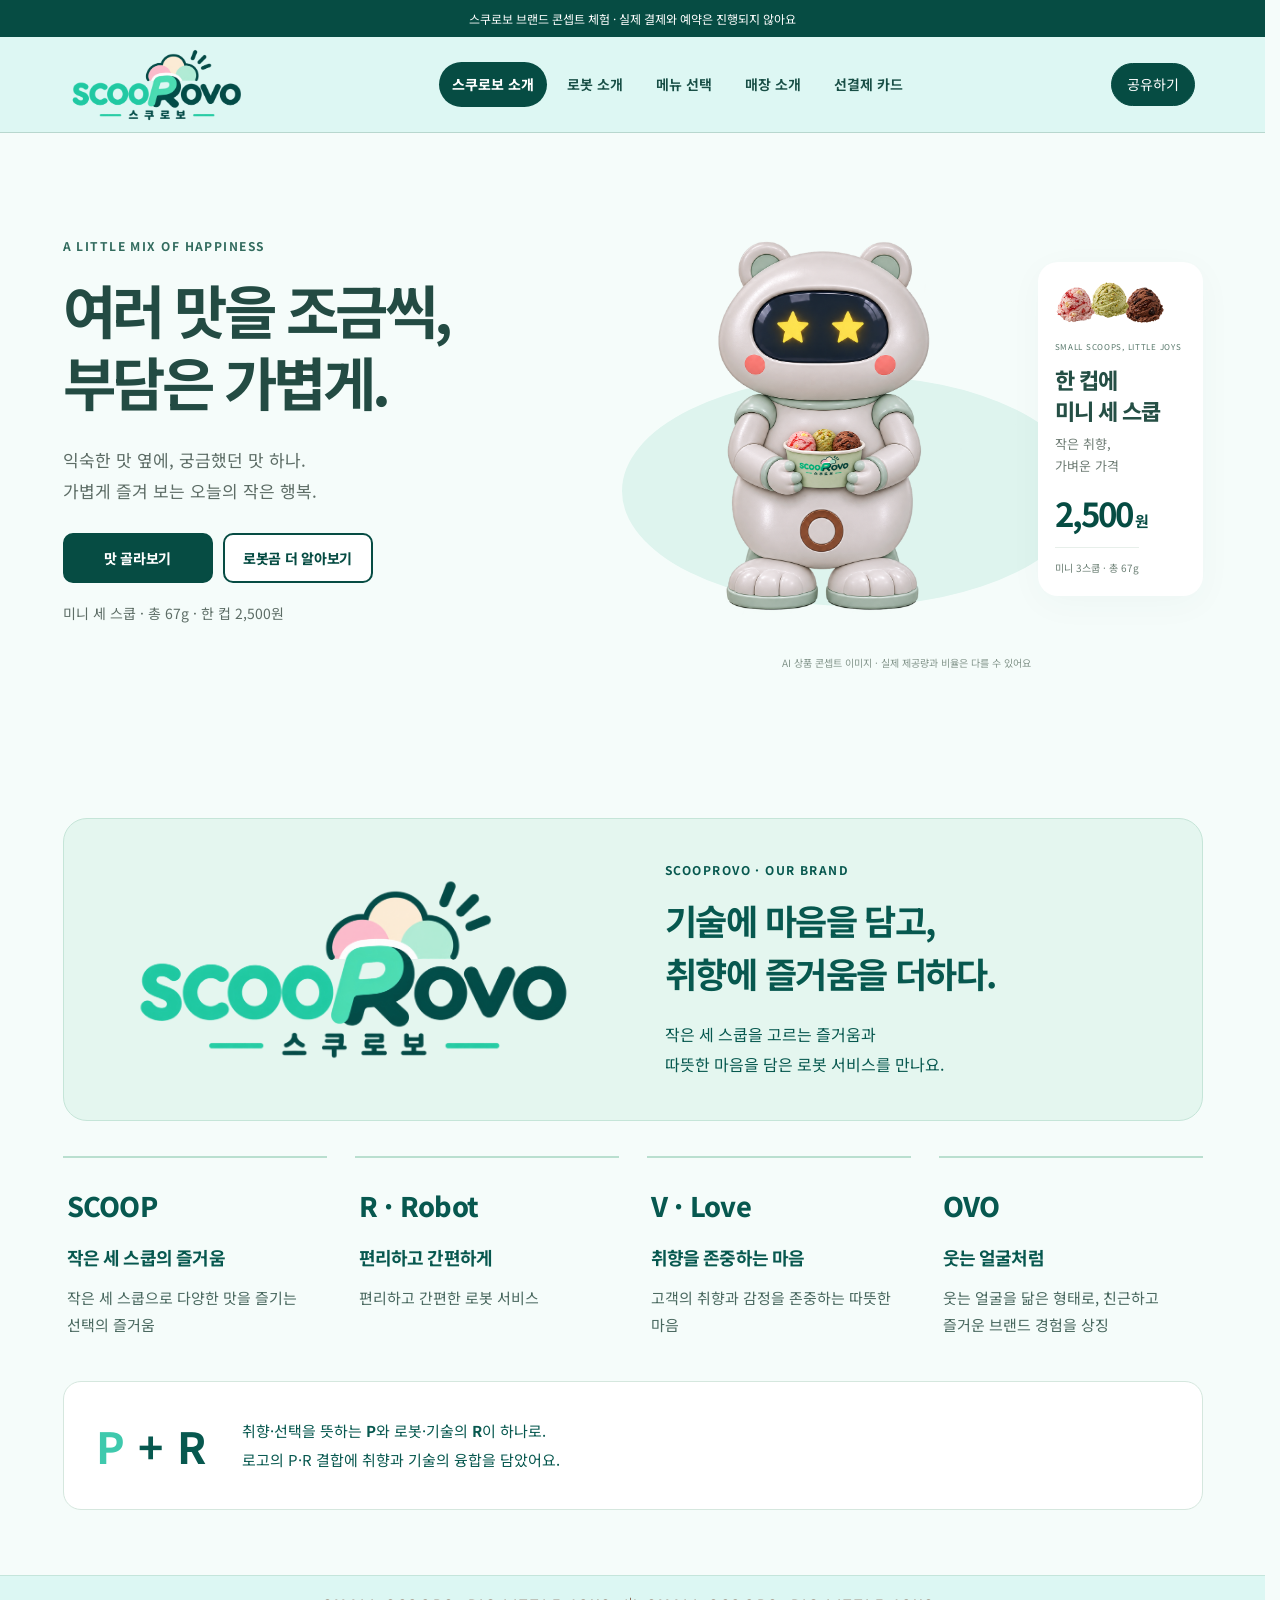
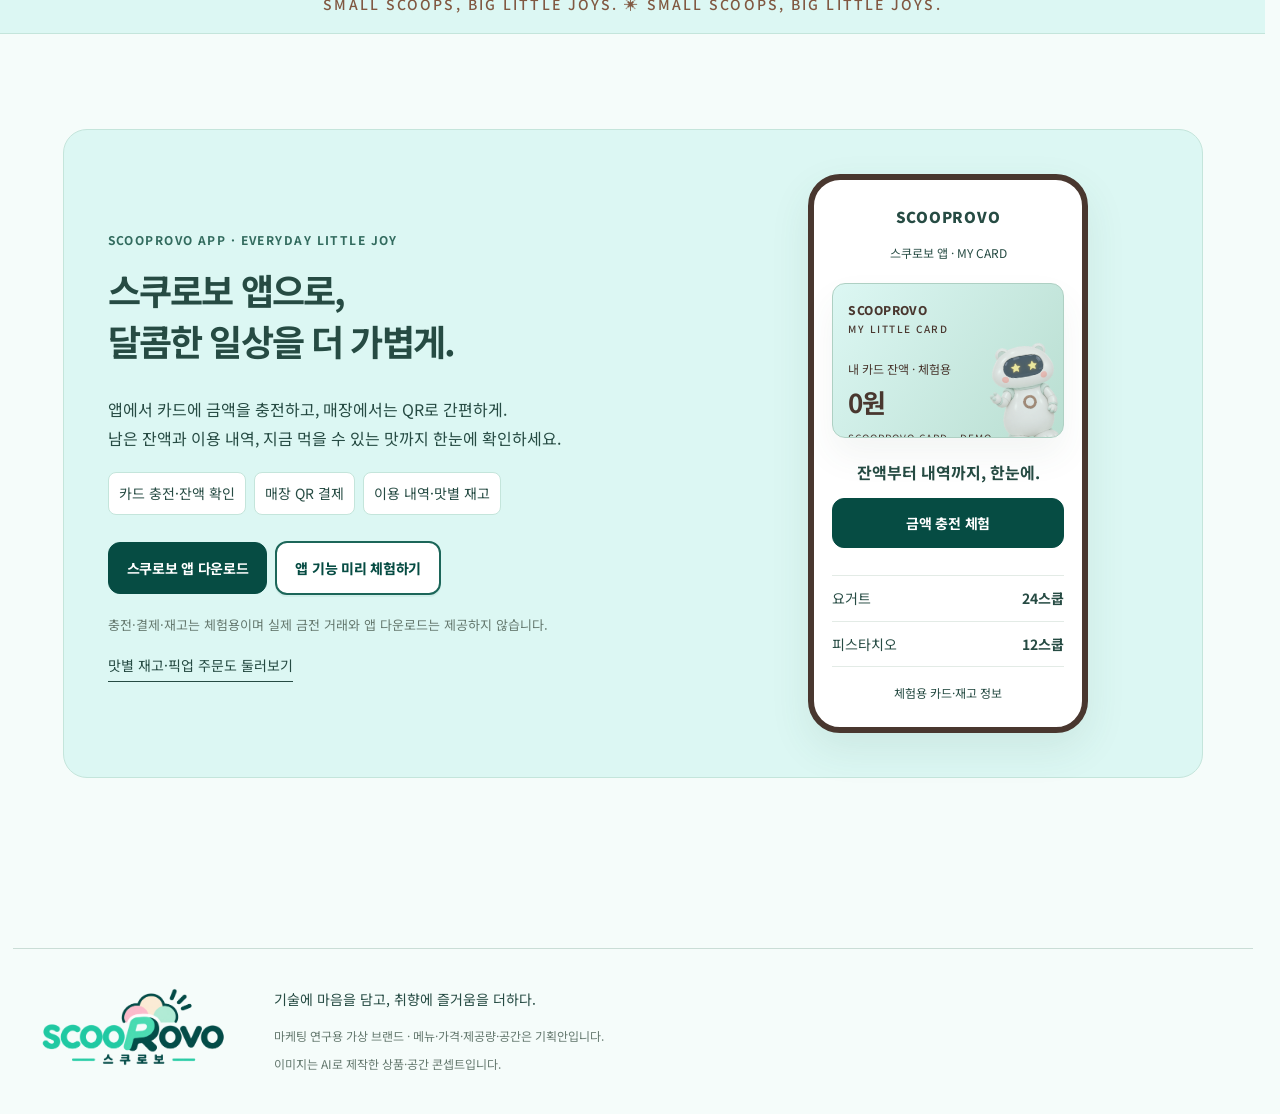
<file: index.html>
<!doctype html>
<html lang="ko">
  <head>
    <meta charset="UTF-8" />
    <!-- Google Tag Manager -->
    <script
      async
      src="https://www.googletagmanager.com/gtm.js?id=GTM-TGWXNFNF"
    ></script>
    <script>
      window.dataLayer = window.dataLayer || [];
      function gtag() {
        dataLayer.push(arguments);
      }
      gtag("js", new Date());
    </script>

    <meta name="viewport" content="width=device-width,initial-scale=1" />
    <meta name="theme-color" content="#dcf7f3" />
    <meta
      name="description"
      content="여러 맛을 조금씩, 부담은 가볍게. SCOOPROVO · 스쿠로보 아이스크림 콘셉트 체험"
    />
    <title>SCOOPROVO · 스쿠로보 — 작은 취향들이 모이는 곳</title>
    <link rel="stylesheet" href="new.css?v=20261124-sections3" />
    <link rel="stylesheet" href="cup-refinement.css?v=20261124-sections3" />
    <script src="settings.js?v=20261124-sections3"></script>
    <link rel="stylesheet" href="brand-polish.css?v=20261124-sections3" />
    <link rel="stylesheet" href="wallet.css?v=20261124-sections3" />
    <link rel="stylesheet" href="brand-identity.css?v=20261124-sections3" />
    <link rel="stylesheet" href="comment-review.css?v=20261124-sections3" />
    <link rel="stylesheet" href="visual-review.css?v=20261124-sections3" />
    <link rel="stylesheet" href="main-balance.css?v=20261124-sections3" />
    <link rel="stylesheet" href="responsive-fix.css?v=20261124-sections3" />
    <link rel="stylesheet" href="layout-only.css?v=20261124-sections3" />
    <link rel="stylesheet" href="section-edit.css?v=20261124-sections3" />
  </head>
  <body>
    <a class="skip" href="#app">본문으로</a>
    <div class="notice">
      <span data-brand-name>스쿠로보</span> 브랜드 콘셉트 체험 · 실제 결제와
      예약은 진행되지 않아요
    </div>
    <header>
      <a class="logo" href="#/"
        ><img
          src="assets/scooprovo-logo.png"
          alt="SCOOPROVO · 스쿠로보"
          width="190"
          height="80"
      /></a>
      <nav aria-label="주 메뉴">
        <a href="#/">스쿠로보 소개</a><a href="#/robot">로봇 소개</a
        ><a href="#/menu">메뉴 선택</a><a href="#/store">매장 소개</a
        ><a href="#/card">선결제 카드</a>
      </nav>
      <div class="share-wrap">
        <button
          id="share-toggle"
          class="share-trigger"
          aria-expanded="false"
          aria-controls="share-menu"
        >
          공유하기
        </button>
        <div id="share-menu" class="share-pop" hidden>
          <div class="instagram-heading">
            <i class="ig" aria-hidden="true">◎</i
            ><span>인스타그램으로 공유</span>
          </div>
          <button data-share="copy">
            <span
              >주소 URL 복사하기<small
                >프로필·DM 등에 링크 붙여넣기</small
              ></span
            ></button
          ><button data-share="instagram">
            <span
              >이미지 저장해서 공유하기<small
                >이미지를 저장한 뒤 게시물·스토리에 올리기</small
              ></span
            >
          </button>
          <p class="instagram-help">인스타그램에 자동으로 게시되지는 않아요.</p>
        </div>
      </div>
    </header>
    <main id="app" tabindex="-1"></main>
    <footer>
      <a href="#/" class="logo"
        ><img
          src="assets/scooprovo-logo.png"
          alt="SCOOPROVO · 스쿠로보"
          width="190"
          height="80"
      /></a>
      <div>
        <p>기술에 마음을 담고, 취향에 즐거움을 더하다.</p>
        <small
          >마케팅 연구용 가상 브랜드 · 메뉴·가격·제공량·공간은 기획안입니다.<br />이미지는
          AI로 제작한 상품·공간 콘셉트입니다.</small
        >
      </div>
    </footer>
    <dialog id="modal"></dialog>
    <div id="toast" role="status" aria-live="polite"></div>
    <script src="wallet.js?v=20261124-sections3"></script>
    <script src="new.js?v=20261124-sections3"></script>
    <script src="comment-review.js?v=20261124-sections3"></script>
    <script src="visual-review.js?v=20261124-sections3"></script>
    <script src="main-balance.js?v=20261124-sections3"></script>
  </body>
</html>
</file>
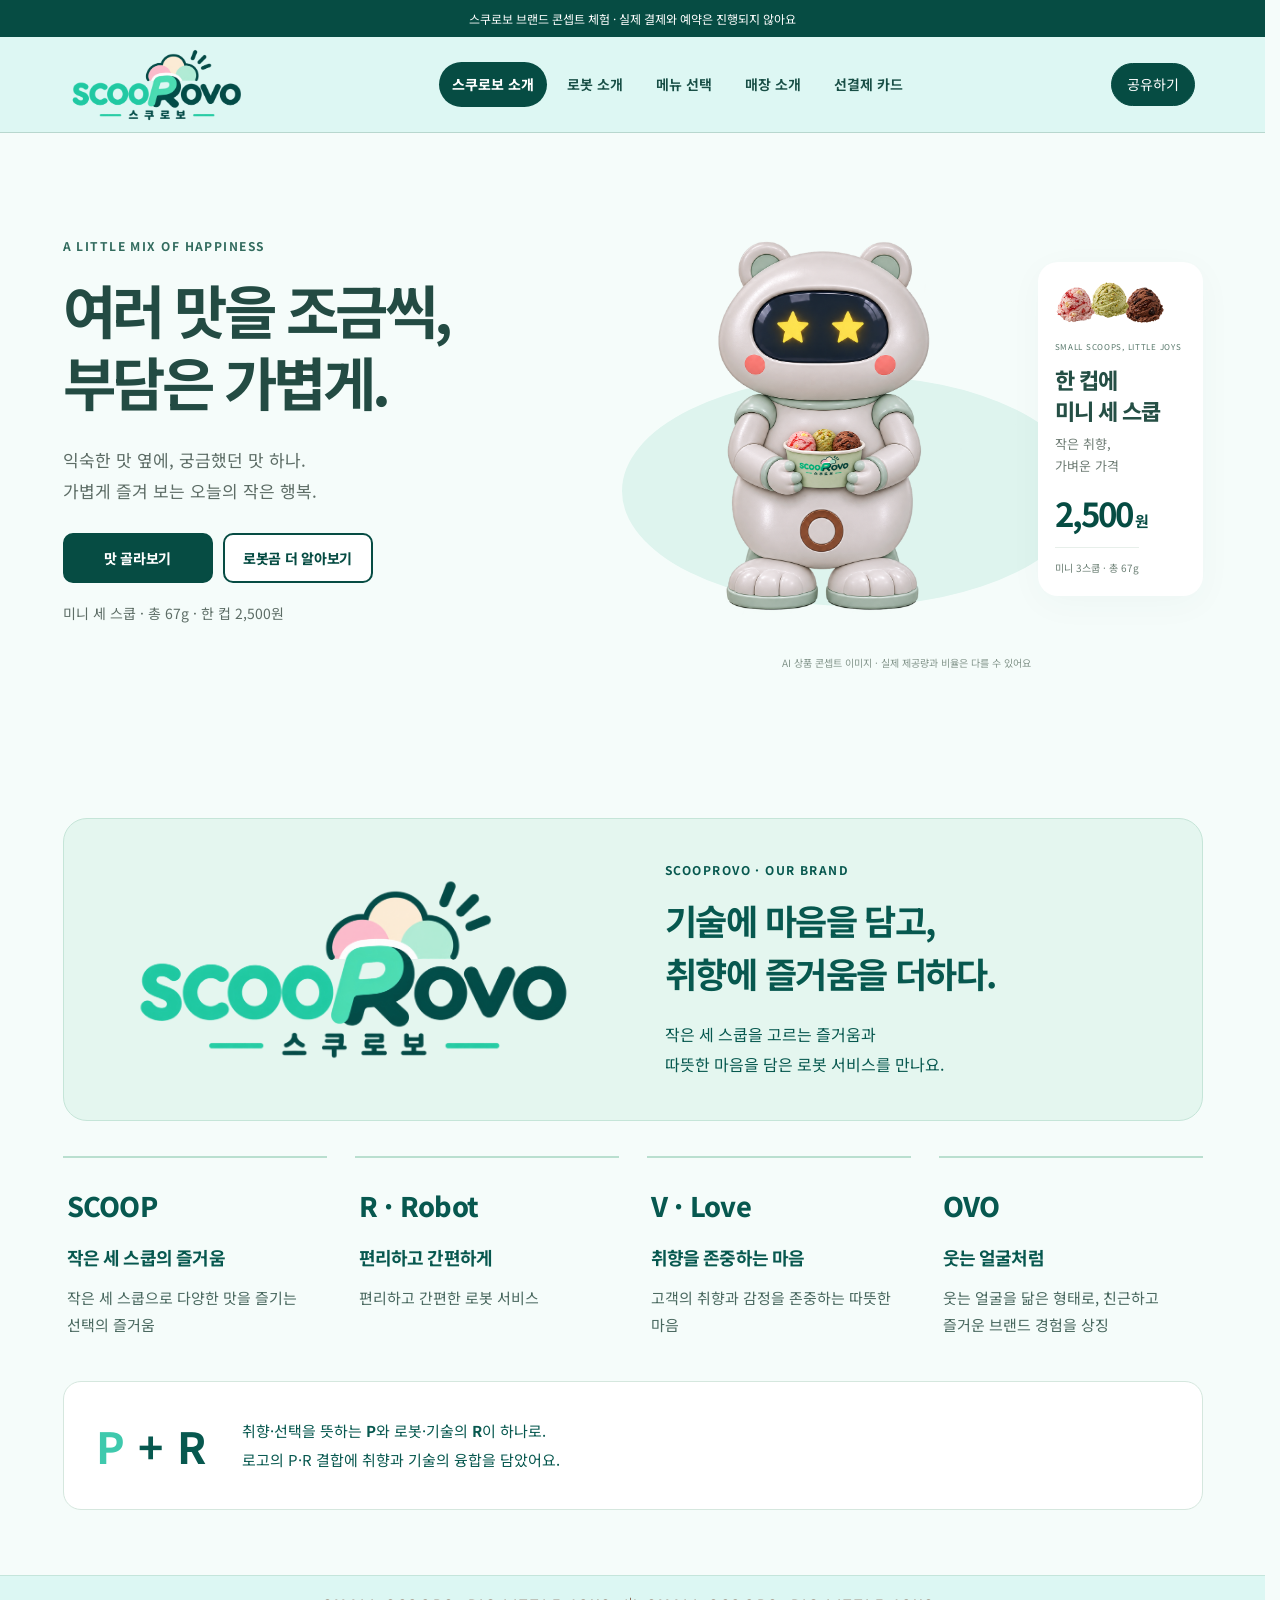
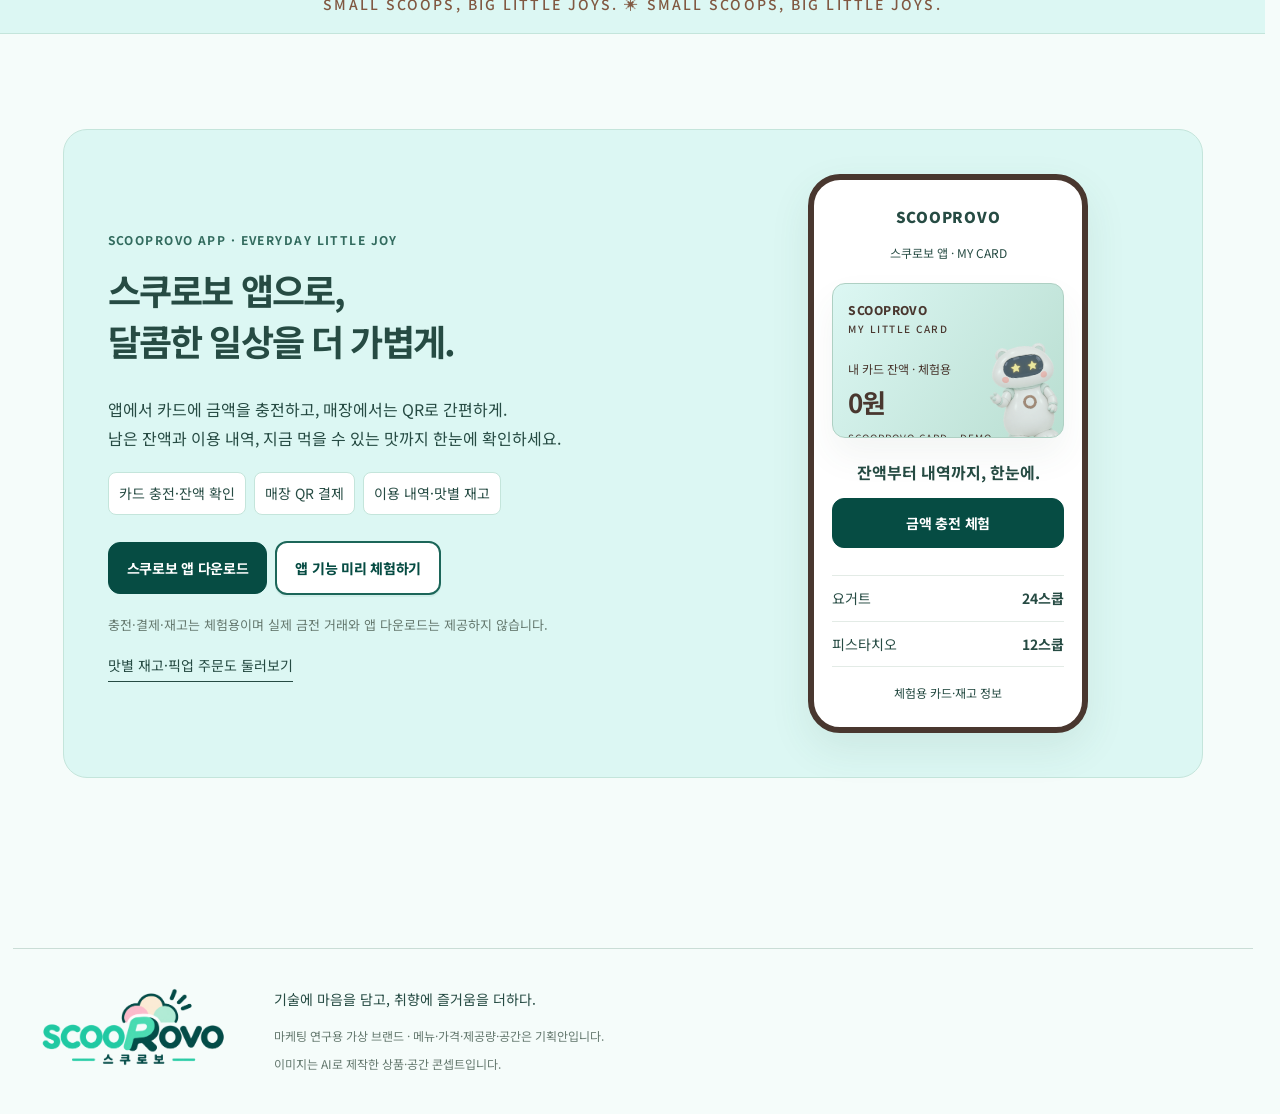
<file: new.html>
<!doctype html><html lang="ko"><head><meta charset="UTF-8"><meta name="viewport" content="width=device-width,initial-scale=1"><meta name="theme-color" content="#dcf7f3"><meta name="description" content="여러 맛을 조금씩, 부담은 가볍게. SCOOPROVO · 스쿠로보 아이스크림 콘셉트 체험"><title>SCOOPROVO · 스쿠로보 — 작은 취향들이 모이는 곳</title><link rel="stylesheet" href="new.css?v=20261124-sections3"><link rel="stylesheet" href="cup-refinement.css?v=20261124-sections3"><script src="settings.js?v=20261124-sections3"></script><link rel="stylesheet" href="brand-polish.css?v=20261124-sections3">
<link rel="stylesheet" href="wallet.css?v=20261124-sections3"><link rel="stylesheet" href="brand-identity.css?v=20261124-sections3"><link rel="stylesheet" href="comment-review.css?v=20261124-sections3"><link rel="stylesheet" href="visual-review.css?v=20261124-sections3"><link rel="stylesheet" href="main-balance.css?v=20261124-sections3"><link rel="stylesheet" href="responsive-fix.css?v=20261124-sections3"><link rel="stylesheet" href="layout-only.css?v=20261124-sections3"><link rel="stylesheet" href="section-edit.css?v=20261124-sections3"></head><body>
<a class="skip" href="#app">본문으로</a><div class="notice"><span data-brand-name>스쿠로보</span> 브랜드 콘셉트 체험 · 실제 결제와 예약은 진행되지 않아요</div><header><a class="logo" href="#/"><img src="assets/scooprovo-logo.png" alt="SCOOPROVO · 스쿠로보" width="190" height="80"></a><nav aria-label="주 메뉴"><a href="#/">스쿠로보 소개</a><a href="#/robot">로봇 소개</a><a href="#/menu">메뉴 선택</a><a href="#/store">매장 소개</a><a href="#/card">선결제 카드</a></nav><div class="share-wrap"><button id="share-toggle" class="share-trigger" aria-expanded="false" aria-controls="share-menu">공유하기</button><div id="share-menu" class="share-pop" hidden><div class="instagram-heading"><i class="ig" aria-hidden="true">◎</i><span>인스타그램으로 공유</span></div><button data-share="copy"><span>주소 URL 복사하기<small>프로필·DM 등에 링크 붙여넣기</small></span></button><button data-share="instagram"><span>이미지 저장해서 공유하기<small>이미지를 저장한 뒤 게시물·스토리에 올리기</small></span></button><p class="instagram-help">인스타그램에 자동으로 게시되지는 않아요.</p></div></div></header>
<main id="app" tabindex="-1"></main><footer><a href="#/" class="logo"><img src="assets/scooprovo-logo.png" alt="SCOOPROVO · 스쿠로보" width="190" height="80"></a><div><p>기술에 마음을 담고, 취향에 즐거움을 더하다.</p><small>마케팅 연구용 가상 브랜드 · 메뉴·가격·제공량·공간은 기획안입니다.<br>이미지는 AI로 제작한 상품·공간 콘셉트입니다.</small></div></footer><dialog id="modal"></dialog><div id="toast" role="status" aria-live="polite"></div><script src="wallet.js?v=20261124-sections3"></script><script src="new.js?v=20261124-sections3"></script><script src="comment-review.js?v=20261124-sections3"></script><script src="visual-review.js?v=20261124-sections3"></script><script src="main-balance.js?v=20261124-sections3"></script></body></html>
</file>
<file: new.css>
@import url('https://fonts.googleapis.com/css2?family=Noto+Sans+KR:wght@400;500;600;700;800;900&display=swap');
:root{--pink:#805841;--ink:#805841;--cream:#dcf7f3;--muted:#705747;--line:#bad7ce;--green:#fffcdd}*{box-sizing:border-box}html{scroll-behavior:smooth;scroll-padding-top:110px}body{margin:0;background:var(--cream);color:var(--ink);font-family:'Noto Sans KR',sans-serif;font-size:15px;line-height:1.7}button,input{font:inherit}button{cursor:pointer;color:inherit;border:0}button:disabled{cursor:not-allowed;opacity:.45}a{color:inherit;text-decoration:none}button:focus-visible,a:focus-visible,input:focus-visible{outline:3px solid #187bc8;outline-offset:4px}img{max-width:100%;display:block}h1,h2,h3,p{margin-top:0}h1{font-size:clamp(38px,5.2vw,72px);line-height:1.18;letter-spacing:-.065em;font-weight:900}h2{font-size:clamp(28px,3.3vw,45px);line-height:1.3;letter-spacing:-.05em}h3{letter-spacing:-.045em}p{word-break:keep-all}.notice{text-align:center;background:var(--pink);color:#fff;padding:7px 14px;font-size:10px}header{position:sticky;top:0;z-index:30;background:#dcf7f3f5;backdrop-filter:blur(15px);border-bottom:1px solid var(--line);height:82px;display:flex;align-items:center;justify-content:space-between;padding:0 max(24px,calc((100vw - 1240px)/2));gap:28px}.logo{font-size:36px;font-weight:900;letter-spacing:-3px;line-height:1}.logo span{font-size:29px;letter-spacing:-1px;color:var(--pink);display:inline-block;margin-left:3px}nav{display:flex;gap:28px;font-size:12px;font-weight:700}nav a{padding:24px 0}nav a.active{color:var(--pink)}.share-wrap{position:relative}.share-trigger{background:transparent;border:1px solid var(--line);padding:8px 15px;border-radius:24px;font-size:12px;white-space:nowrap}.share-pop{position:absolute;right:0;top:calc(100% + 10px);background:white;width:265px;border:1px solid var(--line);border-radius:18px;padding:14px;box-shadow:0 12px 40px #3523221a}.share-pop:before{content:'';position:absolute;top:-15px;left:0;right:0;height:18px}.share-pop p{font-size:11px;color:var(--muted);margin:4px 6px 9px}.share-pop button{display:flex;align-items:center;gap:12px;width:100%;border-radius:9px;background:transparent;text-align:left;padding:9px}.share-pop button:hover{background:#dcf7f3}.share-pop span{font-size:13px;font-weight:700}.share-pop small{display:block;font-size:10px;font-weight:400;color:var(--muted)}.share-pop i{background:#f3f0eb;border-radius:10px;width:35px;height:35px;display:grid;place-items:center;font-style:normal;font-size:21px}.share-pop .ig{color:white;background:linear-gradient(30deg,#f9b039,#d63896,#6b50c0)}.share-pop .kakao{background:#fee500;font-size:12px}.share-pop[hidden]{display:none}.wrap{max-width:1240px;padding:0 26px;margin:auto}.eyebrow{color:var(--pink);font-size:10px;letter-spacing:.16em;font-weight:800;margin-bottom:18px}.muted{color:var(--muted)}.fine{font-size:11px;color:var(--muted);line-height:1.8}.center{text-align:center}.btn{display:inline-flex;align-items:center;justify-content:center;gap:14px;background:var(--pink);color:white;border:1px solid var(--pink);padding:14px 23px;border-radius:40px;font-weight:700;font-size:13px;min-height:48px;transition:transform .15s}.btn:hover{transform:translateY(-2px);background:#65422f}.btn.secondary{background:transparent;color:var(--ink);border-color:#c9c0b7}.btn.secondary:hover{background:white}.text-link{background:none;padding:6px 0;border-bottom:1px solid currentColor;font-size:12px}.actions{display:flex;gap:12px;align-items:center;flex-wrap:wrap;margin:26px 0 18px}.pill{border:1px solid var(--line);border-radius:30px;padding:5px 12px;font-size:10px;display:inline-block}.hero{min-height:690px;display:grid;grid-template-columns:1fr 1fr;align-items:center;gap:40px;padding-top:55px;padding-bottom:65px}.hero-copy p{color:var(--muted);font-size:16px}.hero-visual{position:relative;background:#ffd8d8;min-height:530px;border-radius:48% 48% 15px 15px;display:flex;align-items:center;justify-content:center}.hero-sticker{position:absolute;right:-12px;top:40px;background:var(--green);width:120px;height:120px;border-radius:50%;display:flex;flex-direction:column;align-items:center;justify-content:center;transform:rotate(12deg);font-size:11px;line-height:1.5}.hero-sticker strong{font-size:29px}.hero-caption{position:absolute;bottom:16px;width:100%;text-align:center;font-size:9px;color:#906b78}.ribbon{overflow:hidden;white-space:nowrap;background:var(--pink);color:white;font-size:22px;font-weight:800;letter-spacing:.05em;padding:13px;text-align:center}.section{padding-top:80px;padding-bottom:80px}.split{display:grid;grid-template-columns:1fr 1fr;gap:65px;align-items:center}.section-head{display:flex;justify-content:space-between;align-items:end;gap:25px;margin-bottom:30px}.section-head h2{margin:0}.benefits{display:grid;grid-template-columns:repeat(3,1fr);gap:35px}.benefit{border-top:1px solid var(--line);padding-top:24px}.benefit>b{color:var(--pink);font-size:12px}.benefit h3{font-size:22px;margin:14px 0 12px}.benefit p{font-size:13px;color:var(--muted)}.page-head{padding:60px 0 34px;text-align:center}.page-head h1{font-size:clamp(35px,4.2vw,57px);margin-bottom:18px}.page-head p{font-size:13px;color:var(--muted);margin-bottom:0}.steps{display:flex;justify-content:center;gap:22px;padding-top:28px;font-size:10px;color:#9b938a}.steps .on{color:var(--pink);font-weight:800}.filters{display:flex;gap:8px;align-items:center;margin:18px 0 25px;flex-wrap:wrap}.filters button{border:1px solid var(--line);border-radius:25px;padding:7px 17px;background:#fff;font-size:11px}.filters button.on{color:white;background:var(--ink)}.search{margin-left:auto;border:1px solid var(--line);border-radius:30px;background:transparent;padding:9px 15px;font-size:12px;min-width:180px}.group-title{font-size:13px;margin:30px 0 14px;display:flex;gap:12px;align-items:center}.group-title:before{content:'';width:7px;height:7px;border-radius:50%;background:var(--pink)}.group-title small{color:var(--muted);font-size:10px;font-weight:400}.menu-grid{display:grid;grid-template-columns:repeat(5,minmax(0,1fr));gap:17px}.flavor{position:relative;background:none;text-align:left;padding:0 0 9px;min-width:0}.flavor-art{background:var(--tile);border:1.5px solid transparent;border-radius:14px;aspect-ratio:1/1.04;display:grid;place-items:center;overflow:hidden;position:relative}.flavor img{width:91%;height:91%;object-fit:contain;transition:transform .3s}.flavor:hover img{transform:translateY(-6px) rotate(-3deg)}.flavor.selected .flavor-art{border-color:var(--pink)}.flavor h3{font-size:13px;margin:11px 0 3px;line-height:1.5}.flavor p{font-size:10px;line-height:1.5;color:var(--muted);margin:0}.flavor .label{position:absolute;top:9px;left:9px;background:#fff;border-radius:20px;padding:3px 7px;font-size:8px;color:var(--pink)}.selected-count{position:absolute;right:8px;top:8px;border-radius:50%;width:22px;height:22px;background:var(--pink);color:white;text-align:center;font-size:11px;line-height:22px}.section-divider{border:0;border-top:1px solid var(--line);margin:60px 0}.combo-grid{display:grid;grid-template-columns:repeat(3,minmax(0,1fr));gap:20px}.combo{background:var(--tile,#f8e5ef);padding:24px;border-radius:22px;position:relative}.combo-art{height:205px;position:relative;display:flex;align-items:center;justify-content:center;overflow:hidden}.combo-art img{width:46%;position:absolute;object-fit:contain}.combo-art img:nth-child(1){left:0;top:39px;z-index:2;transform:rotate(-10deg)}.combo-art img:nth-child(2){left:28%;top:7px;z-index:1;transform:rotate(6deg)}.combo-art img:nth-child(3){right:0;top:40px;z-index:3;transform:rotate(11deg)}.combo h3{font-size:22px;margin:15px 0 6px}.combo p{font-size:11px;color:var(--muted)}.combo ul{padding:0;list-style:none;font-size:10px;line-height:2;margin:16px 0}.combo li:before{content:'•';color:var(--pink);margin-right:7px}.combo-bottom{display:flex;justify-content:space-between;align-items:center}.combo-bottom strong{font-size:22px}.combo-bottom button{padding:9px 12px;font-size:10px;min-height:36px}.coffee-grid{display:grid;grid-template-columns:repeat(3,1fr);gap:20px}.coffee{border:1px solid var(--line);border-radius:16px;padding:20px;background:#f2e6d8}.coffee:nth-child(2){background:#f2eadc}.coffee:nth-child(3){background:#fbe4d6}.coffee button{font-size:11px;background:#fff;padding:7px 15px;border-radius:30px;float:right}.coffee h3{font-size:16px;margin:15px 0 0}.drink-art{height:145px;display:grid;place-items:center}.drink{height:126px;width:72px;background:linear-gradient(0deg,#3f231a 0 75%,#ddccc0 75% 90%,#fff9 90%);border:4px solid #fff9;border-radius:3px 3px 15px 15px;position:relative;box-shadow:5px 5px 0 #271a1610;transform:rotate(-5deg)}.drink:before{content:'';position:absolute;top:-25px;left:45px;width:5px;height:125px;background:var(--pink);transform:rotate(15deg)}.latte{background:linear-gradient(0deg,#eee1ca 0 30%,#bd8d66 55% 75%,#fff9 88%)}.tea{background:linear-gradient(0deg,#b55d21 0 60%,#e8a86a 80%,#fff9 90%)}.cart{position:sticky;bottom:16px;z-index:20;display:grid;grid-template-columns:1fr auto auto;align-items:center;gap:25px;background:#fffdf9f5;backdrop-filter:blur(15px);box-shadow:0 5px 35px #36281914;border:1px solid var(--line);padding:18px 22px;border-radius:20px;margin:42px 0 14px}.cart strong{font-size:12px}.cart .price{font-size:23px;font-weight:900;white-space:nowrap}.chips{display:flex;gap:6px;flex-wrap:wrap;margin-top:6px}.chip{background:#f8f3ee;border:1px solid var(--line);font-size:9px;border-radius:20px;padding:4px 9px}.chips .coffee-chip{background:#f3e3cc}.cart small{font-size:9px;color:var(--muted)}.cup-visual{width:360px;max-width:100%;height:430px;position:relative;margin:auto}.cup-visual .scoop-photo{position:absolute;width:49%;height:45%;object-fit:contain;z-index:3;top:63px}.cup-visual .scoop-photo:nth-child(1){left:4%;transform:rotate(-12deg)}.cup-visual .scoop-photo:nth-child(2){left:27%;top:17px;z-index:2;transform:rotate(6deg)}.cup-visual .scoop-photo:nth-child(3){right:3%;transform:rotate(12deg);z-index:4}.cup-visual.single .scoop-photo{left:24%;top:24px;width:55%;height:50%}.cup-visual.duo .scoop-photo:nth-child(2){left:44%;top:65px}.paper-cup{position:absolute;left:15%;top:200px;width:70%;height:174px;clip-path:polygon(0 0,100% 0,87% 92%,75% 98%,25% 98%,13% 92%);background:var(--pink);z-index:5;display:flex;flex-direction:column;justify-content:center;align-items:center;color:white;box-shadow:inset -18px 0 40px #80584122}.paper-cup:before{content:'';position:absolute;top:0;width:100%;height:11px;background:#f5a2a2;border-radius:50%}.paper-cup b{font-size:43px;letter-spacing:-3px}.paper-cup small{font-size:6px;letter-spacing:.11em}.topping-layer{position:absolute;z-index:7;left:25%;top:180px;width:55%;display:flex;gap:9px;justify-content:center;font-size:15px;color:#552413;pointer-events:none}.cup-note{position:absolute;bottom:10px;text-align:center;width:100%;font-size:11px;z-index:8}.cup-stage{background:#ffd8d8;border-radius:24px;padding:38px 20px 22px}.result-copy h1{font-size:44px}.result-copy .quote{font-size:27px;line-height:1.6;font-weight:700;color:var(--pink)}.summary{padding:18px 0;border-top:1px solid var(--line);border-bottom:1px solid var(--line);margin:22px 0}.summary p{margin:4px 0;font-size:12px}.topping-grid{display:grid;grid-template-columns:repeat(2,1fr);gap:10px}.topping{background:white;border:1px solid var(--line);padding:16px;border-radius:12px;text-align:left;font-size:12px}.topping.on{border-color:var(--pink);background:#fffcdd}.topping span{font-size:24px;display:block;margin-bottom:6px}.robot-stage{background:#fffcdd;border-radius:45% 45% 18px 18px;position:relative;min-height:400px;display:grid;place-items:center}.robot-stage img{height:330px;object-fit:contain;max-width:90%}.speech{position:absolute;background:white;border-radius:18px 18px 18px 0;padding:12px 20px;right:16px;top:25px;font-size:12px;font-weight:600;transform:rotate(5deg)}.story-grid{display:grid;grid-template-columns:repeat(3,1fr);gap:20px}.story-card{border:1px solid var(--line);border-radius:18px;padding:25px}.story-card span{color:var(--pink);font-size:10px;font-weight:800}.story-card h3{font-size:19px;margin:15px 0 10px}.story-card p{font-size:12px;color:var(--muted)}.reel{background:#2c2827;color:white;border-radius:22px;overflow:hidden;display:grid;grid-template-columns:.8fr 1fr;min-height:460px}.reel-photo{background:#ffd8d8;position:relative;display:grid;place-items:center}.reel-photo img{width:85%;height:400px;object-fit:contain}.reel-copy{padding:45px}.reel-copy h3{font-size:30px;line-height:1.4}.reel-copy li{margin-bottom:16px;font-size:13px}.reel-copy small{color:#c8beb6;font-size:10px}.store-image{width:100%;aspect-ratio:16/9;object-fit:cover;border-radius:24px}.store-note{padding:28px;border:1px solid var(--line);border-radius:18px;background:#f3eddc}.store-note h3{font-size:21px}.store-note p{font-size:12px;color:var(--muted)}.store-flow{display:grid;grid-template-columns:repeat(4,1fr);gap:25px;margin-top:30px}.store-flow article{border-top:1px solid var(--line);padding-top:20px}.store-flow b{color:var(--pink);font-size:11px}.store-flow h3{font-size:17px;margin:10px 0}.store-flow p{font-size:12px;color:var(--muted)}footer{border-top:1px solid var(--line);max-width:1240px;margin:75px auto 0;padding:38px 26px;display:flex;align-items:start;gap:45px}footer .logo{font-size:28px}footer p{font-size:12px;margin-bottom:8px}footer small{font-size:9px;color:var(--muted)}footer .text-link{margin-left:auto;font-size:10px;color:var(--muted);white-space:nowrap}.empty{padding:35px;color:var(--muted)}dialog{border:1px solid var(--line);background:var(--cream);color:var(--ink);border-radius:22px;width:min(530px,calc(100vw - 28px));padding:30px;max-height:90vh;overflow:auto;box-shadow:0 20px 80px #0002}dialog::backdrop{background:#211b1b80;backdrop-filter:blur(4px)}dialog .close{position:absolute;right:15px;top:13px;border-radius:50%;background:white;border:1px solid var(--line);width:30px;height:30px;font-size:20px;z-index:2}dialog h2{font-size:26px;margin:20px 0 12px}.modal-photo{height:250px;border-radius:16px;background:var(--tile);display:grid;place-items:center}.modal-photo img{width:230px;height:230px;object-fit:contain}dialog .btn{width:100%;margin-top:8px}dialog .secondary{margin-top:10px}.share-preview{width:225px;max-height:280px;object-fit:contain;margin:20px auto;border-radius:12px;box-shadow:0 3px 20px #0001}.copy-box{display:flex;gap:8px;margin-top:20px}.copy-box input{width:100%;min-width:0;border:1px solid var(--line);border-radius:8px;padding:10px;background:#fff}.copy-box button{background:var(--pink);color:white;border-radius:8px;padding:10px;white-space:nowrap}.metrics{display:grid;grid-template-columns:repeat(2,1fr);gap:10px}.metric{background:white;border:1px solid var(--line);padding:16px;border-radius:12px}.metric small{font-size:10px;display:block;color:var(--muted)}.metric b{font-size:20px}#toast{position:fixed;z-index:100;bottom:26px;left:50%;transform:translate(-50%,12px);opacity:0;pointer-events:none;background:var(--ink);color:white;border-radius:15px;padding:13px 22px;font-size:12px;transition:.2s;max-width:90vw;text-align:center}#toast.show{opacity:1;transform:translate(-50%,0)}.skip{position:absolute;left:10px;top:-80px;background:#fff;padding:12px;z-index:100}.skip:focus{top:10px}.wide{width:100%}.back{margin-top:20px;display:inline-block}.long-note{padding:18px 24px;border-left:3px solid var(--pink);background:#fffcdd;font-size:12px}
@media(max-width:900px){header{padding:0 22px;gap:15px}.logo{font-size:30px}nav{gap:18px;font-size:10px}.hero{min-height:570px;gap:25px}.hero-visual{min-height:430px}.hero-visual .cup-visual{transform:scale(.9)}.hero-sticker{width:90px;height:90px;right:4px;font-size:9px}.hero-sticker strong{font-size:23px}.split{gap:35px}.menu-grid{gap:12px}.flavor h3{font-size:11px}.flavor p{font-size:9px}.combo{padding:17px}.combo-art{height:160px}.combo h3{font-size:18px}.combo-bottom{gap:8px}.combo-bottom strong{font-size:18px}.combo-bottom button{padding:8px;font-size:9px}.result-copy h1{font-size:35px}.reel-copy{padding:28px}.cart{gap:15px}.cart .btn{padding:12px 18px}.section{padding-top:65px;padding-bottom:65px}}
@media(max-width:620px){header{height:100px;flex-wrap:wrap;padding:14px 20px 0;gap:0}.logo{font-size:30px;order:0}.logo span{font-size:24px}nav{order:2;width:100%;justify-content:space-between;gap:0;font-size:10px}nav a{padding:11px 5px}.share-wrap{order:1}.share-trigger{padding:6px 11px;font-size:10px}.wrap{padding:0 21px}.hero{display:flex;flex-direction:column;padding-top:42px;padding-bottom:40px;gap:28px;align-items:stretch}.hero h1{font-size:49px;margin-bottom:20px}.hero-copy p{font-size:13px}.hero .actions{gap:8px}.hero .btn{font-size:11px;padding:12px 17px}.hero-visual{min-height:365px;margin:0 10px}.hero-visual .cup-visual{transform:scale(.8);height:400px;margin:-15px}.hero-sticker{top:15px;right:-15px}.ribbon{font-size:14px;padding:12px}.section{padding-top:48px;padding-bottom:48px}.split{grid-template-columns:1fr;gap:30px}.section-head{align-items:start}.section-head h2{font-size:27px}.section-head .text-link{font-size:10px;white-space:nowrap}.benefits{grid-template-columns:1fr;gap:20px}.benefit{display:grid;grid-template-columns:28px 1fr;gap:0 12px;padding-top:18px}.benefit h3{font-size:19px;margin:0}.benefit p{grid-column:2;margin-top:7px;font-size:12px}.page-head{padding:38px 0 25px}.page-head h1{font-size:36px}.page-head p{font-size:11px}.steps{gap:12px;font-size:8px;padding-top:20px}.filters{gap:6px}.filters button{padding:7px 13px;font-size:10px}.search{width:100%;margin:6px 0 0;font-size:11px}.group-title{font-size:12px}.group-title small{font-size:9px}.menu-grid{grid-template-columns:repeat(2,minmax(0,1fr));gap:16px 12px}.flavor h3{font-size:12px}.flavor p{font-size:9px}.combo-grid{grid-template-columns:1fr}.combo{padding:23px;display:grid;grid-template-columns:1fr 1fr;gap:0 14px}.combo-art{grid-row:1/6;height:190px;align-self:center}.combo h3{font-size:20px;margin-top:8px}.combo p{font-size:10px;margin-bottom:8px}.combo ul{font-size:9px;margin:5px 0}.combo-bottom{grid-column:2;display:block}.combo-bottom strong{font-size:20px;display:block;margin-bottom:9px}.combo-bottom button{font-size:10px;padding:7px 12px}.section-divider{margin:40px 0}.coffee-grid{gap:9px}.coffee{padding:10px}.coffee h3{font-size:11px}.drink-art{height:115px}.drink{transform:scale(.7) rotate(-5deg)}.coffee .fine{font-size:9px}.coffee button{float:none;padding:5px 10px;margin:5px 0}.cart{grid-template-columns:1fr auto;gap:10px;padding:14px;border-radius:16px;bottom:10px;margin-top:28px}.cart .btn{grid-column:1/3;width:100%;min-height:42px;padding:8px;font-size:12px}.cart .price{font-size:21px}.cart .chips{max-width:210px}.cart small{font-size:8px}.cart strong{font-size:10px}.chip{font-size:8px;padding:3px 6px}.cup-visual{width:320px;height:390px}.paper-cup{top:184px;height:155px}.cup-visual .scoop-photo{top:63px}.cup-visual .scoop-photo:nth-child(2){top:20px}.cup-note{bottom:4px}.cup-stage{padding:15px}.result-copy h1{font-size:33px}.result-copy .quote{font-size:23px}.actions{margin:22px 0 15px}.btn{font-size:12px;padding:12px 20px}.robot-stage{min-height:330px}.robot-stage img{height:280px}.story-grid{grid-template-columns:1fr}.story-card{padding:22px}.reel{grid-template-columns:1fr}.reel-photo{height:300px}.reel-photo img{height:280px}.reel-copy{padding:26px}.reel-copy h3{font-size:25px}.store-flow{grid-template-columns:1fr 1fr;gap:20px}.store-image{aspect-ratio:4/3}.store-flow h3{font-size:15px}.store-flow p{font-size:11px}footer{margin-top:45px;padding:28px 21px;gap:18px;flex-wrap:wrap}footer .logo{width:100%;font-size:26px}footer p{font-size:11px}footer small{font-size:8px}footer .text-link{font-size:9px}.fine{font-size:10px}dialog{padding:23px}.combo-art img{width:58%}.combo-art img:nth-child(2){left:22%}.combo-art img:nth-child(3){right:-7%}.combo-art img:nth-child(1){left:-8%}}
@media(prefers-reduced-motion:reduce){html{scroll-behavior:auto}*,*:before,*:after{animation:none!important;transition:none!important}}

/* MOA SCOOP brand palette */
.logo{letter-spacing:.04em;font-size:25px;font-weight:700;white-space:nowrap}.logo span{font-size:inherit;letter-spacing:inherit;margin:0;color:#805841}.paper-cup{background:#dcf7f3;color:#805841;border-top:2px solid #f5a2a2}.paper-cup b{font-size:27px;letter-spacing:.04em;font-weight:700}.paper-cup:before{background:#f5a2a2}.ribbon{background:#fffcdd;color:#805841}.notice{background:#805841;color:#fffcdd}.hero-caption{color:#805841}.robot-stage{background:#fffcdd}.btn.secondary:hover{background:#fffcdd}.store-note{background:#fffcdd}.share-pop button:hover{background:#dcf7f3}@media(max-width:620px){.logo{font-size:21px}.logo span{font-size:inherit}.paper-cup b{font-size:24px}footer .logo{font-size:22px}}
</file>
<file: cup-refinement.css>
/* Shared cup arrangement: scoops sit inside the cup rather than outside its rim. */
.hero-visual{background:#fffcdd;min-height:530px;overflow:visible}
.hero-pair{width:112%;max-width:112%;height:470px;object-fit:contain;margin:20px -6% 36px}
.hero-sticker{top:15px;right:-4px;width:105px;height:105px}
.hero-caption{padding:0 18px;bottom:14px;line-height:1.6}
.cup-visual .scoop-photo{width:40%;height:44%;top:24%;filter:drop-shadow(0 3px 2px #40312215)}
.cup-visual .scoop-photo:nth-child(1){left:15%;top:24%;transform:rotate(-7deg)}
.cup-visual .scoop-photo:nth-child(2){left:30%;top:15%;transform:rotate(3deg)}
.cup-visual .scoop-photo:nth-child(3){right:14%;top:24%;transform:rotate(7deg)}
.cup-visual.single .scoop-photo{left:21%;top:14%;width:58%;height:53%;transform:none}
.cup-visual.duo .scoop-photo:nth-child(1){left:15%;top:23%;width:43%;height:46%}
.cup-visual.duo .scoop-photo:nth-child(2){left:43%;top:23%;width:43%;height:46%}
.paper-cup{left:14%;top:50%;width:72%;height:36%;background:linear-gradient(100deg,#b6ded5 0%,#dcf7f3 27%,#edfffb 58%,#c3e8df 100%);box-shadow:inset -12px 0 20px #80584112;border-top:0}
.paper-cup:before{top:0;height:12px;background:linear-gradient(#fffef0,#c2e8df);border:2px solid #fffef0;box-shadow:0 3px 4px #80584117}
.paper-cup b{font-size:26px;letter-spacing:.02em}
.paper-cup small{color:#805841}
.topping-layer{top:47%;width:48%;left:26%}
.real-cup{position:absolute;z-index:5;left:5%;top:39%;width:90%;height:60%;object-fit:contain;pointer-events:none;clip-path:polygon(0 30%,8% 30%,16% 35%,30% 40%,50% 42%,70% 40%,84% 35%,92% 30%,100% 30%,100% 100%,0 100%)}
.recipe-photo{position:absolute;left:0;top:0;width:100%;height:94%;object-fit:contain}
.cup-back.real-cup{z-index:1;clip-path:none}
.cup-visual .scoop-photo:nth-child(1),.cup-visual .scoop-photo:nth-child(3){top:29%}
.cup-visual .scoop-photo:nth-child(2){top:20%}
.cup-visual.single .scoop-photo{top:20%}
.cup-visual.duo .scoop-photo:nth-child(1),.cup-visual.duo .scoop-photo:nth-child(2){top:28%}
.combo-art.has-photo img.combo-cup-photo{position:static;left:auto;right:auto;top:auto;transform:none;width:100%;height:100%;object-fit:contain}
.selected-count{width:auto;min-width:32px;padding:0 5px;font-size:9px}
.short-screen{position:relative;min-height:470px;background:#fffcdd;overflow:hidden}
.short-screen>img,.short-screen>video{width:100%;height:100%;min-height:470px;object-fit:cover;object-position:47% 50%}
.short-status{position:absolute;bottom:20px;left:50%;transform:translateX(-50%);background:#805841e8;color:#fffcdd;font-size:11px;padding:8px 14px;border-radius:30px;white-space:nowrap}
.work-reel .reel-copy .fine{color:#ddd0c8;font-size:10px;margin-top:18px}
.work-reel .reel-copy p{font-size:13px}
@media(max-width:620px){.short-screen,.short-screen>img,.short-screen>video{min-height:380px;max-height:480px}}
@media(max-width:900px){.hero-pair{height:390px}.hero-visual{min-height:440px}.hero-sticker{width:88px;height:88px;font-size:9px}}
@media(max-width:620px){.hero-visual{min-height:370px;margin:0}.hero-pair{height:340px;width:110%;max-width:110%;margin:0 -5% 22px}.hero-sticker{top:0;right:-5px;width:82px;height:82px}.hero-caption{font-size:8px;bottom:8px}.paper-cup b{font-size:23px}}

/* Consistent petite serving: three mini scoops, 67g in total. */
.hero-pair{width:90%;max-width:90%;height:410px;margin:18px auto 40px}
.hero-visual{min-height:480px}
.menu-welcome{display:grid;grid-template-columns:1fr 1.1fr;align-items:center;gap:28px;max-width:850px;margin:15px auto 35px;padding:25px 45px;background:#dcf7f3;border-radius:32px}
.menu-welcome>img{width:100%;height:280px;object-fit:contain}
.recommend-note>span{font-size:11px;letter-spacing:.08em;background:#fff;padding:7px 13px;border-radius:20px}
.recommend-note h2{font-size:30px;line-height:1.35;margin:18px 0 10px;letter-spacing:-.06em}
.recommend-note p{font-size:13px;line-height:1.8}
.menu-welcome+.page-head{padding-top:15px}
.combo-art.has-photo{height:225px;background:var(--tile);border-radius:18px;display:flex;align-items:center;justify-content:center}
.combo-art.has-photo img.combo-cup-photo{width:82%;height:82%;object-fit:contain;max-width:230px;position:static;transform:none;mix-blend-mode:normal}
.combo:first-child .combo-art{background:#fff}
.cup-visual{width:285px;height:330px;max-width:100%}
.recipe-photo{width:86%;height:86%;left:7%;top:7%;object-fit:contain}
.real-cup{left:8%;top:34%;width:84%;height:64%}
.cup-visual .scoop-photo{width:29%;height:30%;filter:drop-shadow(0 2px 1px #80584112)}
.cup-visual .scoop-photo:nth-child(1){left:20%;top:28%;transform:rotate(-4deg)}
.cup-visual .scoop-photo:nth-child(2){left:36%;top:21%;transform:none}
.cup-visual .scoop-photo:nth-child(3){right:18%;top:28%;transform:rotate(4deg)}
.cup-stage{display:flex;flex-direction:column;align-items:center;justify-content:center}
.cup-note{font-size:11px;bottom:-9px}
.side-tray{display:flex;flex-wrap:wrap;justify-content:center;gap:8px;margin:20px 0 0;max-width:380px}
.side-tray figure{margin:0;width:85px;text-align:center;font-size:9px}
.side-tray img{width:75px;height:62px;object-fit:contain;border-radius:12px;background:#fff}
.side-tray figcaption{padding-top:4px}
.topping-grid{grid-template-columns:repeat(3,minmax(0,1fr))}
.topping{text-align:center;overflow:hidden;padding:10px;font-weight:700}
.topping .side-photo{display:block;width:100%;height:100px;object-fit:contain;margin-bottom:9px;background:white;border-radius:10px}
.topping small{font-weight:500}
.topping.on{box-shadow:0 0 0 1px #805841;background:#dcf7f3;border-color:#805841}
.store-image{height:auto!important;aspect-ratio:auto!important;object-fit:contain!important;display:block;background:#fffcdd}
.short-screen{min-height:0;display:flex;align-items:center;background:#fffcdd}
.short-screen>img{width:100%;height:auto;min-height:0;max-height:none;object-fit:contain}
.flavor-spec{padding:18px;background:#f4fbf9;border-radius:16px;margin:20px 0}
.fiction-label{display:inline-block;font-size:10px;font-weight:800;background:#fff0d6;padding:7px 10px;border-radius:8px}
.flavor-spec dl{font-size:12px;line-height:1.8;margin:14px 0}
.flavor-spec dt{font-weight:800;margin-top:11px}
.flavor-spec dd{margin:3px 0 0}
.flavor-art .label{font-size:9px;max-width:92%;white-space:normal;line-height:1.6}
.app-banner{background:#dcf7f3;padding:45px;border-radius:30px;display:grid;grid-template-columns:1.4fr 1fr;gap:45px;align-items:center;margin:35px 0}
.app-banner h2{font-size:34px;line-height:1.4;letter-spacing:-.05em}
.app-banner p{line-height:1.8}
.app-features{display:flex;flex-wrap:wrap;gap:8px;margin:20px 0;font-size:11px}
.app-features span{padding:8px 10px;background:#ffffff99;border-radius:8px}
.app-banner .actions{gap:8px}
.app-banner .btn{font-size:11px;padding:13px 18px}
.app-phone{width:225px;justify-self:center;background:#fff;border:7px solid #805841;border-radius:30px;padding:22px 14px;text-align:center;box-shadow:8px 12px 0 #80584115;transform:rotate(4deg)}
.phone-top{font-weight:900;letter-spacing:.05em;font-size:16px;margin-bottom:12px}
.app-phone img{width:100%;height:150px;object-fit:contain}
.app-phone b,.app-phone small,.app-phone span{display:block}
.app-phone small,.app-phone p{font-size:9px}
.app-phone span{background:#dcf7f3;border-radius:10px;padding:10px;margin:12px 0;font-size:11px}
.name-recipe{padding:24px;background:#fff;border:1px solid #d0e5df;border-radius:18px;margin-bottom:25px}
.name-recipe label{display:block;font-size:18px;font-weight:800;margin-bottom:12px}
.name-recipe input{box-sizing:border-box;width:100%;font-size:15px;border:1px solid #b9d2c9;background:#f6fbf9;color:#805841;padding:14px;border-radius:10px}
.name-recipe>p{font-size:10px;line-height:1.7}
.name-recipe h2{font-size:24px;word-break:break-word;margin-bottom:0}
.cup-back-details{margin:18px 0;padding:15px;background:#dcf7f380;border-radius:12px}
.cup-back-details summary{cursor:pointer;font-weight:700;font-size:12px}
.cup-back-preview{width:240px;height:180px;position:relative;margin:15px auto}
.cup-back-preview>img{width:100%;height:100%;object-fit:contain}
.printed-note{position:absolute;left:16%;top:43%;width:68%;height:43%;background:#d4ece2;text-align:center;padding:7px 8px;box-sizing:border-box;transform:rotate(-1deg);display:flex;flex-direction:column;justify-content:center;border-radius:5px}
.printed-note small{font-size:7px}.printed-note p{font-size:10px;line-height:1.5;margin:4px 0}.printed-note b{font-size:9px}
.order-warning{background:#fffcdd;border:1px solid #e4d8ae;color:#805841;border-radius:12px;padding:17px;font-size:12px;line-height:1.7;margin:16px 0 25px}
.order-grid{display:grid;grid-template-columns:1fr 1.2fr;gap:25px}
.order-panel{background:#fff;border:1px solid #e4e0d9;border-radius:20px;padding:25px}
.order-panel h2{font-size:24px}.order-panel label{display:block;font-size:12px;font-weight:800;margin:18px 0 8px}
.order-panel select{box-sizing:border-box;width:100%;padding:14px;background:#f1faf7;color:#805841;border:1px solid #c5dbd4;border-radius:10px;font-size:13px}
.stock-list{max-height:300px;overflow:auto}.stock-list>div{display:flex;justify-content:space-between;gap:10px;padding:10px 0;border-bottom:1px solid #f0eeea;font-size:12px}
.stock-list small{font-size:9px;background:#dcf7f3;padding:4px 6px;border-radius:6px;white-space:nowrap}
.order-next{text-align:center;margin:30px 0;padding:30px;background:#f1faf7;border-radius:18px}.order-next p{font-size:12px}
.pickup-finish{padding:20px;background:#f1faf7;border-radius:16px;margin:20px 0}.pickup-finish p{font-size:12px;line-height:1.8}.pickup-finish small{font-size:9px;display:block;margin-top:12px}.pickup-finish .btn{font-size:11px}
@media(max-width:900px){.hero-pair{height:370px}.hero-visual{min-height:420px}.app-banner{gap:25px;padding:30px}.app-banner h2{font-size:28px}.app-phone{width:190px}.menu-welcome{padding:20px 28px}.recommend-note h2{font-size:26px}}
@media(max-width:620px){.hero-pair{height:330px;margin:8px auto 32px}.hero-visual{min-height:370px}.menu-welcome{grid-template-columns:1fr 1fr;gap:8px;padding:20px 12px;margin:0 auto 25px;border-radius:22px}.menu-welcome>img{height:200px}.recommend-note>span{font-size:8px;padding:6px}.recommend-note h2{font-size:20px;line-height:1.5}.recommend-note p{font-size:10px}.combo-art.has-photo{height:185px;grid-row:1/6}.combo-art.has-photo img.combo-cup-photo{width:100%;height:100%;max-width:190px}.cup-visual{width:265px;height:310px}.topping-grid{grid-template-columns:repeat(2,minmax(0,1fr))}.topping .side-photo{height:95px}.app-banner{grid-template-columns:1fr;padding:25px}.app-banner h2{font-size:28px}.app-phone{width:190px;transform:rotate(2deg)}.order-grid{grid-template-columns:1fr}.order-panel{padding:20px}.name-recipe{padding:18px}.name-recipe label{font-size:16px}.short-screen>img{min-height:0;max-height:none}}

.cup-compare{display:grid;grid-template-columns:1fr 1fr;gap:24px}.cup-compare article{background:white;border:1px solid #d4e5df;border-radius:25px;padding:24px}.cup-compare article>span{font-size:12px;font-weight:800;background:#dcf7f3;padding:8px 14px;border-radius:20px}.cup-compare article>div{height:360px;display:grid;place-items:center;margin:15px 0}.cup-compare img{width:100%;height:100%;object-fit:contain}.cup-compare h2{font-size:23px}.cup-compare p{font-size:13px;line-height:1.9}@media(max-width:620px){.cup-compare{grid-template-columns:1fr}.cup-compare article>div{height:300px}.cup-compare h2{font-size:20px}}

.flavor-spec dl{font-size:14px}.fiction-label{font-size:12px}.topping{font-size:14px}.topping small{font-size:13px}.side-tray figcaption{font-size:12px}.recommend-note p{font-size:16px}.recommend-note>span{font-size:12px}.app-features{font-size:14px}.app-banner p{font-size:16px}.app-banner .fine{font-size:13px}.app-banner .btn{font-size:14px}.app-phone small,.app-phone p{font-size:12px}.app-phone span{font-size:14px}.name-recipe>p{font-size:13px}.order-warning{font-size:14px}.order-panel label,.order-panel select{font-size:14px}.stock-list>div{font-size:14px}.stock-list small{font-size:12px}.order-next p{font-size:16px}.pickup-finish p{font-size:16px}.pickup-finish small{font-size:12px}.pickup-finish .btn{font-size:14px}.cup-compare article>span{font-size:14px}.cup-compare p{font-size:16px}.cup-back-details summary{font-size:14px}@media(max-width:620px){.recommend-note p{font-size:13px}.recommend-note>span{font-size:12px}.menu-welcome{grid-template-columns:1fr}.menu-welcome>img{height:220px}.recommend-note{text-align:center}.recommend-note h2{font-size:24px}}
</file>
<file: brand-polish.css>
/* MOA SCOOP: clear typography, restrained surfaces, shared photographic cup. */
:root{--ink:#49372f;--muted:#71635c;--line:#caddd6;--cream:#f5fcfa}
.approved-cup{max-width:460px;margin:0 auto}.flavor-stock{display:inline-block;font-size:13px;padding:4px 8px;margin-top:8px;background:#dcf7f3;border-radius:6px}.flavor-stock.sold-out{background:#ede9e6;color:#81766f}
.cart{grid-template-columns:86px 1fr auto auto!important}.cart-thumb{width:86px;height:86px;display:grid;place-items:center;background:#e4f4ef;border-radius:12px}.cart-thumb canvas{width:100%;height:100%;display:block}.cart-thumb>span{font-size:26px;font-weight:700}.cart-thumb small{display:block;font-size:12px}.pickup-context{display:flex;justify-content:space-between;gap:12px;padding:15px 18px;background:#e1f2eb;border-radius:12px;font-size:14px;margin-top:18px}.pickup-context span{font-size:13px}
@media(max-width:620px){.cart{grid-template-columns:60px 1fr auto!important;gap:9px!important}.cart-thumb{width:60px;height:60px}.cart .btn{grid-column:1/-1!important}.pickup-context{display:block}.pickup-context span{display:block}.cart .price{font-size:20px!important}.cart .chips{gap:4px}.cart .chip{font-size:12px;padding:3px 6px}}
body{font-size:16px;line-height:1.75;background:#f5fcfa;color:var(--ink)}
h1,h2,h3{font-weight:700;letter-spacing:-.045em;text-wrap:balance}
h1{font-size:clamp(38px,4.6vw,64px);line-height:1.28}h2{font-size:clamp(28px,3vw,40px)}
.wrap{max-width:1192px}.section{padding-top:60px;padding-bottom:60px}
.notice{font-size:12px;padding:8px 16px;background:#805841;color:white}
header{height:80px;background:#dcf7f3f2;padding:0 max(24px,calc((100vw - 1140px)/2));border-bottom:1px solid #b8d7ce}
.logo,.logo span{color:#805841;letter-spacing:.035em;font-size:24px;font-weight:800}
nav{font-size:14px;gap:25px}nav a{position:relative;font-weight:500}nav a.active{font-weight:800}nav a.active:after{content:'';position:absolute;bottom:13px;left:0;right:0;height:2px;background:#805841}
.share-trigger,.share-pop span{font-size:14px}.share-pop p,.share-pop small{font-size:13px}.share-pop{width:290px}
.eyebrow{font-size:12px;font-weight:700;letter-spacing:.12em;margin-bottom:14px}.fine{font-size:13px;line-height:1.8}
.btn,.text-link{font-size:14px}.btn{min-height:50px;border-radius:12px;padding:13px 22px;letter-spacing:-.02em}.btn.secondary{border-color:#b5c8c0;background:#ffffff88}.btn:hover{transform:translateY(-1px)}
.hero{min-height:630px;gap:45px;padding-top:48px;padding-bottom:50px}.hero-copy h1{margin-bottom:24px}.hero-copy p{font-size:17px}.hero-copy .fine{font-size:14px}
.hero-visual{border-radius:32px;background:#dcf7f3;min-height:475px;border:1px solid #c4e5db;isolation:isolate}
.hero-pair{width:100%;max-width:100%;height:425px;margin:18px auto 25px}
.hero-sticker{top:20px;right:18px;width:178px;height:auto;min-height:128px;border-radius:18px;background:#fff;color:#805841;border:1px solid #eed8cb;box-shadow:0 8px 24px #8058410c;transform:none;padding:16px 12px;font-size:13px;line-height:1.6;align-items:flex-start;text-align:left}
.hero-sticker strong{font-size:36px;letter-spacing:-.04em;line-height:1.3}.hero-sticker strong span{font-size:17px;margin-left:3px}.hero-sticker>span{font-size:12px;color:#71635c}
.hero-caption{font-size:12px;color:#71635c;bottom:10px}.ribbon{font-size:14px;letter-spacing:.15em;font-weight:500;background:#dcf7f3;border-top:1px solid #c4e5db;border-bottom:1px solid #c4e5db;padding:16px}
.combo{background:white;border:1px solid #dbe7e1;border-radius:20px;padding:20px;display:flex;flex-direction:column}
.combo-art.has-photo{background:#f2f7f4;height:245px;border-radius:14px}.combo-art.has-photo img.combo-cup-photo{width:100%;height:100%;max-width:none}
.combo h3{font-size:24px;margin:20px 0 9px}.combo p{font-size:15px;line-height:1.8}.combo ul{font-size:13px;margin:5px 0 22px;color:#71635c}.combo-bottom{margin-top:auto;padding-top:15px;border-top:1px solid #e7eeea;gap:10px}.combo-bottom button{font-size:14px;min-height:44px;padding:10px 14px}.combo-bottom strong{font-size:24px}
.page-head{padding:42px 0 24px}.page-head h1{font-size:clamp(34px,4vw,50px)}.page-head p{font-size:16px}
.menu-welcome{max-width:none;margin:28px 0 0;padding:18px 48px;background:#dcf7f3;border:1px solid #c4e5db;border-radius:24px;grid-template-columns:.9fr 1.1fr}
.menu-welcome>img{height:260px}.recommend-note>span{font-size:13px;background:white;border:1px solid #c4e5db}.recommend-note h2{font-size:32px;font-weight:700}.recommend-note p{font-size:16px;line-height:1.8}
.filters button{font-size:14px;padding:9px 18px}.search{font-size:14px;background:white;min-height:44px}.group-title{font-size:18px}.group-title small{font-size:14px}
.flavor-art{border-radius:16px;background:color-mix(in srgb,var(--tile) 45%,white)}.flavor h3{font-size:16px;line-height:1.55;margin-top:13px}.flavor p{font-size:13px;line-height:1.7}.flavor-art .label{font-size:12px;padding:4px 8px;max-width:90%;line-height:1.6}.selected-count{font-size:12px;line-height:26px;min-width:28px;z-index:3;top:auto;bottom:10px}
.cart{border-radius:16px;padding:20px;background:#fffffff5;box-shadow:0 8px 30px #385b4e16}.cart strong{font-size:16px}.cart small{font-size:13px}.chip{font-size:13px;background:#f0f8f4;padding:5px 9px}.cart .price{font-size:26px}
.steps{font-size:14px;padding-top:24px;gap:24px}.steps .on{color:#805841}
.cup-stage{padding:22px 18px 28px;background:#e4f4ef;border:1px solid #cfe4db;border-radius:24px;min-width:0}
.cup-visual.shared-cup{width:100%;max-width:460px;height:auto;aspect-ratio:1;position:relative;margin:auto;overflow:visible}
.shared-cup canvas{width:100%;height:100%;display:block}.shared-cup .cup-note{position:static;font-size:14px;width:100%;padding:0 12px 12px;line-height:1.7}
.cup-stage:has(.cup-note){padding-bottom:50px}.side-tray{margin:15px 0 0}.side-tray figure{width:95px}.side-tray img{width:90px;height:72px}.side-tray figcaption{font-size:13px}
.result-copy h1{font-size:clamp(32px,3.4vw,46px)}.result-copy .quote{font-size:25px;line-height:1.7;font-weight:600}.summary p{font-size:16px}.summary{font-size:16px}
.name-recipe{background:white;border:1px solid #bcd8cd;border-top:4px solid #805841;border-radius:16px;padding:24px}.name-recipe label{font-size:20px;font-weight:700}.name-recipe input{font-size:16px;background:#f6fcf9;min-height:52px}.name-recipe>p{font-size:13px}.name-recipe h2{font-size:25px}
.app-banner{background:#dcf7f3;border:1px solid #c4e5db;border-radius:24px;padding:44px;gap:45px}.app-banner h2{font-size:36px}.app-banner p{font-size:16px}.app-features span{font-size:14px;background:#fff;border:1px solid #c4e5db}.app-phone{transform:none;width:280px;padding:24px 18px;border:6px solid #49372f;border-radius:32px;box-shadow:0 16px 40px #385b4e18}.app-phone img{height:160px}.app-phone>b{font-size:16px}.app-phone small{font-size:12px}.app-phone .btn{color:white;width:100%;margin:12px 0;font-size:14px;padding:12px 4px}
.app-phone .phone-stock{margin:15px 0;border-top:1px solid #e3ebe6}.app-phone .phone-stock span{display:flex;justify-content:space-between;align-items:center;background:none;border-bottom:1px solid #e3ebe6;border-radius:0;margin:0;padding:10px 0;font-size:14px}.phone-stock b{font-size:14px}
.stock-list{max-height:390px}.stock-list>div{padding:13px 0;font-size:14px;align-items:center}.stock-list small{font-size:13px;padding:5px 8px;min-width:90px;text-align:center}.stock-list .sold-out,.phone-stock .sold-out{background:#f2eded;color:#827772}.stock-list .low-stock{background:#fff1d2;color:#805841}.stock-status{background:#dcf7f3;padding:10px 14px;border-radius:8px;font-size:14px}.order-warning{font-size:14px}.order-panel .eyebrow{font-size:12px}
.benefit p,.story-card p,.store-flow p,.work-reel .reel-copy p{font-size:16px}.benefit>b,.story-card span,.store-flow b,.short-status{font-size:13px}.coffee h3{font-size:18px}.coffee .fine{font-size:13px}.coffee button{font-size:14px}.story-card,.store-note{border-radius:16px}.speech{font-size:14px;transform:none}.robot-stage{border-radius:24px}.topping{font-size:15px;border-radius:14px}.topping small{font-size:14px}.short-status{white-space:normal;text-align:center}.work-reel .reel-copy .fine{font-size:13px}.fiction-label{font-size:12px}.flavor-spec dl{font-size:14px}
footer p{font-size:14px}footer small{font-size:12px}#toast{font-size:14px}.share-preview{width:260px;max-height:325px}
@media(max-width:950px){nav{gap:15px}.hero{gap:25px}.hero-sticker{right:10px;width:155px}.hero-copy h1{font-size:46px}.hero-visual{min-height:440px}.hero-pair{height:390px}.app-banner{gap:25px;padding:30px}.app-phone{width:250px}.combo-grid{gap:12px}.combo{padding:16px}.combo-art.has-photo{height:210px}.combo-bottom{flex-wrap:wrap}.menu-grid{grid-template-columns:repeat(3,minmax(0,1fr))}}
@media(max-width:620px){header{height:auto;min-height:112px;padding:16px 18px 0;gap:6px}.logo,.logo span{font-size:21px}nav{font-size:13px;gap:0;width:100%;overflow:auto}nav a{padding:12px 4px;white-space:nowrap}nav a.active:after{bottom:3px}.share-trigger{font-size:13px}.notice{font-size:12px}.wrap{padding-left:20px;padding-right:20px}.hero{padding-top:35px;padding-bottom:35px;gap:25px}.hero-copy h1{font-size:43px}.hero-copy p{font-size:16px}.hero .btn{font-size:14px;padding:12px 16px}.hero-visual{min-height:390px;margin:0}.hero-pair{height:350px;margin-top:25px}.hero-sticker{width:150px;top:12px;right:12px;min-height:115px;padding:13px;font-size:12px}.hero-sticker strong{font-size:31px}.hero-caption{font-size:12px;line-height:1.6}.section{padding-top:40px;padding-bottom:40px}.section-head{display:block}.section-head .text-link{display:inline-block;margin-top:12px;font-size:14px}.section-head h2{font-size:28px}.combo{display:flex;padding:20px}.combo-art.has-photo{height:260px}.combo h3{font-size:25px}.combo p{font-size:15px}.combo ul{font-size:13px}.combo-bottom{display:flex}.combo-bottom strong{margin:0;font-size:25px}.combo-bottom button{font-size:14px}.menu-welcome{padding:20px;grid-template-columns:1fr;gap:0;margin-top:20px}.menu-welcome>img{height:220px}.recommend-note h2{font-size:27px}.recommend-note p{font-size:16px}.menu-grid{grid-template-columns:repeat(2,minmax(0,1fr));gap:20px 12px}.flavor h3{font-size:15px}.flavor p{font-size:13px}.flavor-art .label{font-size:12px}.filters button{font-size:14px;padding:8px 13px}.search{font-size:14px}.group-title{font-size:17px}.group-title small{font-size:13px}.page-head{padding-top:32px}.page-head h1{font-size:35px}.page-head p{font-size:16px}.steps{gap:10px;font-size:12px;justify-content:space-between;white-space:nowrap}.cart{gap:12px;padding:15px;bottom:8px}.cart strong{font-size:14px}.cart small{font-size:12px}.chip{font-size:12px}.cart .chips{max-width:none}.cart .btn{font-size:14px}.cart .price{font-size:24px}.cup-stage{padding:12px 6px 20px}.cup-visual.shared-cup{max-width:420px}.shared-cup .cup-note{font-size:14px}.name-recipe label{font-size:19px}.name-recipe input{font-size:16px}.name-recipe h2{font-size:24px}.result-copy h1{font-size:34px}.result-copy .quote{font-size:23px}.app-banner{padding:25px 20px;gap:30px}.app-banner h2{font-size:29px}.app-phone{width:270px;max-width:100%;transform:none}.coffee-grid{grid-template-columns:1fr}.coffee{display:grid;grid-template-columns:90px 1fr;gap:0 18px;padding:18px}.drink-art{grid-row:1/5;height:135px}.coffee h3{font-size:18px}.coffee button{font-size:14px;width:max-content}.coffee .fine{font-size:13px}.benefit p{font-size:16px}.story-card p,.store-flow p{font-size:15px}.store-flow h3{font-size:18px}footer p{font-size:14px}footer small{font-size:12px}.fine{font-size:13px}.hero .fine{font-size:14px}}

/* Match the first recommendation image background to its neighboring card. */
.combo:first-child .combo-art.has-photo{background:#f2f7f4}
</file>
<file: wallet.css>
.wallet-page .page-head{padding-top:5px}.wallet-notice{font-size:14px;line-height:1.8;padding:16px 20px;border:1px solid #cfdfd6;border-radius:12px;background:#e8f5ef;margin:20px 0 30px}.wallet-grid{display:grid;grid-template-columns:1fr 1fr;gap:50px;align-items:start}.wallet-left{min-width:0}.moa-card{aspect-ratio:1.65;min-height:245px;border-radius:24px;padding:28px;color:#49372f;background:linear-gradient(125deg,#dcf7f3,#b9ded1);border:1px solid #aed0c3;position:relative;overflow:hidden;box-shadow:0 18px 35px #385b4e10}.card-brand{font-size:20px;font-weight:800;letter-spacing:.04em;position:relative;z-index:1}.card-brand>span{font-size:11px;display:block;font-weight:500;letter-spacing:.15em;margin-top:5px}.card-balance{position:relative;z-index:1;margin-top:40px}.card-balance>span{font-size:13px;display:block}.card-balance strong{font-size:36px;font-weight:700;letter-spacing:-.03em}.card-bear{position:absolute;right:-15px;bottom:-30px;width:45%;opacity:.7;transform:rotate(-9deg)}.card-bear img{width:100%}.moa-card>small{font-size:12px;position:relative;z-index:1;display:block;margin-top:15px;letter-spacing:.1em}.wallet-actions{display:flex;gap:10px;margin-top:24px}.wallet-actions .btn{flex:1}.wallet-tip{margin:26px 0;padding:24px 0;border-top:1px solid #caddd6}.wallet-tip p{font-size:16px;margin:8px 0}.wallet-panel{background:#fff;border:1px solid #d6e5dd;border-radius:22px;padding:30px}.wallet-panel h2{font-size:28px}.wallet-panel>p{font-size:16px}.charge-options{display:grid;grid-template-columns:repeat(3,1fr);gap:10px;margin:25px 0}.charge-options button{font-size:16px;background:#f6fbf8;border:1px solid #caddd6;border-radius:10px;padding:15px 6px;min-height:50px}.charge-options button.on{background:#805841;color:#fff;border-color:#805841}.balance-after{display:flex;align-items:center;justify-content:space-between;gap:15px;padding:18px 0;margin:15px 0;border-top:1px solid #d7e4dd;border-bottom:1px solid #d7e4dd;font-size:16px}.balance-after b{font-size:24px}.card-how{border-top:1px solid #d7e4dd;margin-top:25px;padding-top:25px}.card-how h3{font-size:19px}.card-how p{font-size:16px}.card-how p.fine{font-size:13px}.wallet-history{margin:55px 0}.wallet-history .section-head h2{font-size:30px}.wallet-history .section-head>span{font-size:13px}.wallet-history ul{padding:0;list-style:none;margin:0;border-top:1px solid #cfdfd6}.wallet-history li{display:flex;justify-content:space-between;gap:20px;padding:20px 6px;border-bottom:1px solid #dce8e1}.wallet-history li>div:last-child{text-align:right}.wallet-history b,.wallet-history strong{font-size:16px}.wallet-history small{font-size:13px;display:block;color:#71635c;margin-top:5px}.wallet-history .credit{color:#35735c}.wallet-empty{padding:40px 20px;text-align:center;border:1px dashed #bfd3c7;border-radius:16px;font-size:16px;color:#71635c}.wallet-pickup{display:flex;align-items:center;justify-content:space-between;gap:25px;background:#fff;border:1px solid #d8e4de;padding:25px;border-radius:18px}.wallet-pickup p{margin:8px 0 0;font-size:16px}.wallet-pickup h3{font-size:21px;margin:0}.wallet-pickup .btn{flex-shrink:0}.demo-qr{width:180px;margin:20px auto 10px;border:1px solid #d3dfd8;border-radius:15px;background:white;padding:10px;text-align:center}.demo-qr svg{display:block;width:100%}.demo-qr span{font-size:12px;letter-spacing:.08em;font-weight:700;color:#805841}.wallet-payment{font-size:16px}.wallet-payment p{font-size:14px;margin:5px 0}.wallet-payment dl>div{display:flex;justify-content:space-between;padding:9px 0;border-bottom:1px solid #e2eae5}.wallet-payment dd{margin:0;font-weight:700}.app-phone .moa-card{min-height:0;aspect-ratio:1.5;border-radius:13px;text-align:left;padding:15px;margin:20px 0}.app-phone .card-brand{font-size:13px}.app-phone .card-brand>span{font-size:10px}.app-phone .card-balance{margin-top:20px}.app-phone .card-balance>span{font-size:12px}.app-phone .card-balance strong{font-size:26px}.app-phone .moa-card>small{font-size:10px;margin-top:5px}.app-phone .card-bear{right:-10px;bottom:-15px;width:42%}.app-phone .moa-card img{height:auto}.app-phone .card-balance span{background:none;margin:0;padding:0;border-radius:0}.app-phone .card-brand span{background:none;padding:0;margin:0;border-radius:0}.wallet-summary .btn{margin-top:12px}
@media(max-width:700px){.wallet-grid{grid-template-columns:1fr;gap:10px}.wallet-panel{padding:24px 20px}.wallet-page .page-head h1{font-size:35px}.moa-card{min-height:225px;padding:25px}.card-balance{margin-top:28px}.card-balance strong{font-size:32px}.wallet-actions{flex-wrap:wrap}.wallet-actions .btn{padding:12px;white-space:nowrap}.wallet-pickup{display:block;padding:22px}.wallet-pickup .btn{margin-top:18px}.charge-options button{font-size:15px}.wallet-history .section-head h2{font-size:26px}.wallet-notice{font-size:13px;padding:15px}.wallet-history small{font-size:12px}}
</file>
<file: brand-identity.css>
.logo img{display:block;width:174px;height:74px;max-width:none;object-fit:contain}.logo{display:block;line-height:1}header{min-height:96px;height:96px}footer .logo img{width:190px;height:80px}.brand-identity{padding-top:65px;padding-bottom:65px;color:#07584f}.identity-top{display:grid;grid-template-columns:1fr 1fr;align-items:center;gap:65px;padding:40px 44px;background:#e4f6ef;border:1px solid #c5e5d8;border-radius:24px}.identity-logo{width:100%;max-width:440px;justify-self:center}.identity-top h2{font-size:35px;line-height:1.5;letter-spacing:-.045em;margin-bottom:20px}.identity-top .eyebrow{color:#07584f}.identity-top p{font-size:16px;line-height:1.9;margin:0}.identity-values{display:grid;grid-template-columns:repeat(4,1fr);gap:28px;margin-top:35px}.identity-values article{padding:24px 4px 18px;border-top:2px solid #b9dfcf}.identity-key{font-size:27px;font-weight:800;letter-spacing:-.025em;color:#07584f}.identity-values h3{font-size:18px;margin:13px 0 10px}.identity-values p{font-size:15px;line-height:1.85;margin-bottom:0;color:#49685f}.identity-pr{display:flex;align-items:center;gap:35px;padding:26px 32px;background:#fff;border:1px solid #d5e7de;border-radius:18px;margin-top:24px}.identity-pr>strong{font-size:43px;white-space:nowrap;letter-spacing:.02em}.identity-pr>strong>span{color:#3fc9ad}.identity-pr p{margin:0;font-size:15px;line-height:1.9}.app-phone .phone-top{font-size:15px}.card-brand{font-size:19px}.app-phone .card-brand{font-size:12px}
@media(max-width:950px){header{gap:18px}nav{gap:18px}.logo img{width:155px}.identity-top{gap:35px;padding:30px}.identity-top h2{font-size:29px}.identity-values{gap:18px}.identity-key{font-size:23px}}
@media(max-width:620px){header{height:auto;min-height:130px;padding-top:10px}.logo img{width:155px;height:65px}nav{font-size:12px}.brand-identity{padding-top:30px;padding-bottom:40px}.identity-top{grid-template-columns:1fr;padding:28px 22px;gap:25px}.identity-logo{max-width:290px}.identity-top h2{font-size:27px}.identity-top p{font-size:16px}.identity-values{grid-template-columns:1fr 1fr;gap:20px}.identity-key{font-size:22px}.identity-values h3{font-size:17px}.identity-values p{font-size:14px}.identity-pr{display:block;padding:22px}.identity-pr>strong{font-size:35px}.identity-pr p{margin-top:12px;font-size:14px}footer .logo img{width:175px;height:74px}}
</file>
<file: comment-review.css>
.share-trigger{background:#805841!important;color:#fff!important;border-color:#805841!important}.share-trigger:hover{background:#65412f!important}
.review-steps{display:flex;justify-content:center;gap:24px;margin:44px 0;color:#6b5141}.review-steps a{padding:12px 6px;text-decoration:none}.review-steps a[aria-current]{font-weight:800;border-bottom:3px solid #805841}.flavor.selected .flavor-art{box-shadow:0 6px 22px #80584145;outline:3px solid #805841;outline-offset:3px}.flavor-art{transition:box-shadow .2s,outline .2s}.flavor:has(.label) .flavor-art{border-radius:22px}.menu-grid:has(.label){padding:20px;border-radius:24px}.menu-grid:has(.label:first-child){background:transparent}#flavor-list .menu-grid:nth-of-type(1){background:#ffd8d8}#flavor-list .menu-grid:nth-of-type(2){background:#f8efdf}#flavor-list .menu-grid:nth-of-type(3){background:#d2b79f}.flavor-art{background:transparent!important}.work-reel{background:#c4e5db!important;color:#493c31!important}.reel-copy p,.reel-copy h3{color:inherit!important}
.inline-toppings{padding:40px 0}.inline-side-grid{display:grid;grid-template-columns:repeat(6,1fr);gap:16px;background:#fffcdd;border-radius:24px;padding:24px}.inline-side-grid button{padding:12px 6px;display:flex;align-items:center;flex-direction:column;gap:8px;border:2px solid transparent;background:none;border-radius:18px}.inline-side-grid img{width:100%;aspect-ratio:1;object-fit:contain}.inline-side-grid small{font-size:14px}.inline-side-grid .on{border-color:#805841;box-shadow:0 4px 20px #80584155;background:#ffd8d8}.coffee-tab-link{margin:0 0 30px}.temperature-options{display:flex;gap:12px;justify-content:center;margin-bottom:32px}.temperature-options button{border:1px solid #c5d4cb;background:white;border-radius:30px;padding:10px 24px}.temperature-options [aria-pressed=true]{background:#805841;color:white}.review-coffee-grid{display:grid;grid-template-columns:repeat(3,1fr);gap:24px;padding:24px;border-radius:26px;background:#fffcdd}.coffee-choice{border:2px solid transparent;background:transparent;border-radius:22px;padding:16px;text-align:center;color:#604b3d}.coffee-choice h2{font-size:22px;margin:18px 0 8px}.coffee-choice.selected{border-color:#805841;background:#ffd8d8;box-shadow:0 8px 22px #80584133}.coffee-choice:disabled{opacity:.45}.coffee-photo{height:260px;background-image:url('assets/coffee-trio.png');background-repeat:no-repeat;background-size:300% 100%;background-position:0 0}.coffee-photo-1{background-position:50% 0}.coffee-photo-2{background-position:100% 0}.coffee-photo.hot{filter:sepia(.12)}.coffee-pair{display:flex;align-items:center;gap:20px;background:#ffd8d8;border-radius:20px;padding:16px 24px;margin:36px 0}.coffee-pair img{width:100px;height:90px;object-fit:contain}.coffee-pair p{margin:8px 0}.review-checkout{display:grid;grid-template-columns:1fr 1fr;gap:48px;padding:30px 0 80px;align-items:start}.review-checkout .cup-stage{position:sticky;top:120px}.checkout-prices{margin:26px 0}.checkout-prices div{display:flex;justify-content:space-between;gap:20px;padding:10px 0}.checkout-prices dd{white-space:nowrap}.checkout-total{font-size:22px;font-weight:800;border-top:1px solid #bcd5ce}.checkout-methods{border:0;padding:0;display:grid;grid-template-columns:1fr 1fr;gap:12px}.checkout-methods legend{font-weight:800;margin:0 0 12px}.checkout-methods label{border:1px solid #b9cfc6;border-radius:16px;padding:16px}.checkout-methods label:has(:checked){border:2px solid #805841;background:#fff9f0}.checkout-methods small{display:block;margin:10px 0 0 22px}.share-after{display:flex;justify-content:space-between;background:#e0eee5;border-radius:14px;padding:18px;margin:20px 0}.share-after input{accent-color:#805841;width:22px;height:22px}.robot-origin{margin:30px 0 70px}.origin-panels{display:grid;grid-template-columns:repeat(4,1fr);gap:16px}.origin-panel{background:#fffdf5;border:1px solid #bed8d2;border-radius:22px;overflow:hidden;padding:16px}.origin-art{background:linear-gradient(#daf2f6,#fff);height:210px;border-radius:14px;position:relative;overflow:hidden}.origin-art img{width:100%;height:100%;object-fit:contain}.scene-1 .origin-art{transform:rotate(-2deg)}.scene-2 .origin-art{background:linear-gradient(#dcf7f3 70%,#aecfc9 70%)}.scene-3 .origin-art{background:#fffcdd}.origin-panel h3{font-size:19px}.origin-panel p{font-size:16px;line-height:1.7}.bear-name-form{max-width:720px;margin:30px auto;background:#fff;padding:26px;border-radius:22px;display:grid;gap:10px}.bear-name-form input,.bear-name-form textarea{font:inherit;padding:12px;border:1px solid #adcac1;border-radius:10px}.bear-name-form .btn{justify-self:start}.bear-name-form #bear-name-status{color:#165d4c}
.origin-art{background-image:url('assets/robot-origin-comic.png')!important;background-size:400% 100%!important;background-repeat:no-repeat!important;transform:none!important;height:auto;aspect-ratio:1}.origin-art img{visibility:hidden}.scene-0 .origin-art{background-position:0 0!important}.scene-1 .origin-art{background-position:33.333% 0!important}.scene-2 .origin-art{background-position:66.666% 0!important}.scene-3 .origin-art{background-position:100% 0!important}
@media(max-width:760px){.review-steps{gap:10px;font-size:14px}.inline-side-grid{grid-template-columns:repeat(3,1fr);padding:12px;gap:8px}.review-coffee-grid{gap:6px;padding:10px}.coffee-choice{padding:6px}.coffee-choice h2{font-size:16px}.coffee-photo{height:170px}.review-checkout{grid-template-columns:1fr;gap:24px}.review-checkout .cup-stage{position:static}.origin-panels{grid-template-columns:repeat(2,1fr)}.checkout-methods{grid-template-columns:1fr}.coffee-pair{padding:14px}}
</file>
<file: visual-review.css>
/* Visual review: focused CTA, single-line tabs, playful bear and selected flavor halo. */
.hero-copy .actions>a.btn:first-child{font-size:20px;min-height:64px;padding:18px 32px;background:#165e55;border-color:#165e55;box-shadow:0 6px 16px #165e5525}
.flavor-preview{position:relative;min-height:440px;border-radius:32px;overflow:hidden;background:#163f38;margin:0 auto 64px;isolation:isolate;padding:64px 6%}
.flavor-preview-grid{position:absolute;inset:-30px;display:grid;grid-template-columns:repeat(5,1fr);gap:20px 36px;opacity:.28;filter:blur(2px);transform:rotate(-6deg);z-index:-2}
.flavor-preview-grid>div{text-align:center;background:#f1f8ed;border-radius:20px;padding:12px;color:#173e35;font-size:13px}.flavor-preview-grid img{width:100%;height:140px;object-fit:contain}
.flavor-preview:before{content:"";position:absolute;inset:0;background:linear-gradient(90deg,#143b35e8,#143b3570);z-index:-1}
.flavor-preview-copy{max-width:760px;color:#fff}.flavor-preview .eyebrow{color:#a7e7d7}.flavor-preview h2{font-size:clamp(32px,4vw,54px);line-height:1.3;letter-spacing:-.045em;margin:16px 0 18px}.flavor-preview p{font-size:18px}
.flavor-preview .flavor-preview-cta{background:#ffd8d8;border-color:#ffd8d8;color:#203f37;min-height:72px;padding:18px 32px;font-size:23px;margin-top:20px;gap:32px}.flavor-preview-cta span{font-size:36px;line-height:1}
nav.review-steps{width:max-content;max-width:100%;margin:30px auto 42px;padding:6px;gap:4px;border:1px solid #d1e6df;border-radius:999px;background:#e9f4ef;display:flex;flex-wrap:nowrap;overflow-x:auto;font-size:15px}
nav.review-steps a{margin:0;min-height:46px;display:flex;align-items:center;justify-content:center;white-space:nowrap;padding:11px 22px;border:0!important;border-radius:999px;font-weight:600;color:#53655c;line-height:1.25;text-decoration:none}
nav.review-steps a:after,nav.review-steps a:before{display:none!important;content:none!important}
nav.review-steps a[aria-current="step"],nav.review-steps a.active{border:0!important;background:#165e55;color:white;font-weight:700;box-shadow:none;text-decoration:none}
.flavor.selected .flavor-art{outline:2px solid #4b8eab;outline-offset:2px;box-shadow:0 0 0 7px #f5a2a266,0 10px 24px 9px #ee829db3!important;background:#fff6f4!important;transform:translateY(-3px)}
.flavor.selected .selected-count{background:#805841;color:#fff;font-size:14px;min-width:34px;min-height:34px;display:grid;place-items:center;border:3px solid white;border-radius:50px;right:4px;top:4px;z-index:2}
.robot-intro-page{padding-top:54px}.robot-intro-page>.page-head{margin-bottom:28px}.bear-peek-stage{max-width:520px;height:460px;background:#fffcdd;border-radius:30px;margin:0 auto 42px;position:relative;overflow:hidden;display:grid;place-items:center}
.bear-peek-stage:after{content:"";position:absolute;left:-18px;top:0;bottom:0;width:65px;border-radius:0 50% 50% 0;background:#e3f3ed;box-shadow:8px 0 18px #80584112}
.bear-peek{width:78%;height:88%;object-fit:contain;transform-origin:50% 90%;animation:bear-peek 6s ease-in-out infinite}
@keyframes bear-peek{0%,100%{transform:translateX(-40%) rotate(-14deg)}18%,40%{transform:translateX(0) rotate(4deg)}48%{transform:translateX(0) rotate(-5deg)}56%,72%{transform:translateX(0) rotate(4deg)}88%{transform:translateX(-40%) rotate(-14deg)}}
.peek-hello{position:absolute;right:30px;top:30px;padding:10px 20px;border-radius:24px;background:white;color:#805841;font-weight:700;z-index:2;animation:hello-pop 6s ease-in-out infinite}.peek-spark{position:absolute;color:#b99038;font-size:30px;animation:hello-pop 6s ease-in-out infinite}.spark-one{top:33%;right:8%}.spark-two{top:16%;left:24%;font-size:22px}
@keyframes hello-pop{0%,100%{opacity:0;transform:translateY(10px) scale(.9)}25%,70%{opacity:1;transform:none}}
.bear-biography{text-align:center;max-width:750px;margin:0 auto 48px}.bear-biography h2{font-size:32px;line-height:1.45;margin-bottom:30px}.bear-biography p{font-size:18px;line-height:1.95;margin:22px 0}
.name-campaign{max-width:760px;margin:0 auto 70px;background:white;border:1px solid #c7dcd4;border-radius:28px;padding:40px;text-align:center}.campaign-prize{display:grid;grid-template-columns:1fr 1fr;align-items:center;gap:26px;margin-bottom:30px}.campaign-prize h2{text-align:left;font-size:29px;line-height:1.45}.prize-card{aspect-ratio:1.65;background:linear-gradient(125deg,#dcf7f3,#acd8c9);border-radius:17px;padding:20px;box-shadow:0 7px 16px #165e5515;display:flex;flex-direction:column;align-items:start;color:#165e55}.prize-card img{width:65%;height:54px;object-fit:contain;object-position:left}.prize-card span{font-size:11px;letter-spacing:.15em}.prize-card b{font-size:25px;align-self:end;margin-top:auto}.name-campaign>p{font-size:17px;line-height:1.9}.name-campaign .bear-name-form{padding:20px 0 0;margin:20px 0 0;max-width:none;gap:16px}.bear-name-form h3{font-size:30px;margin:0 0 12px}.name-campaign .bear-name-form input{background:#eff4f1;padding:18px;font-size:16px;border:1px solid #c7dcd4}.name-campaign .bear-name-form .btn{justify-self:center;min-width:180px;background:#165e55;border-color:#165e55;font-size:18px}.name-campaign .fine{font-size:13px;margin:0}
.sr-only{position:absolute!important;width:1px;height:1px;overflow:hidden;clip-path:inset(50%);white-space:nowrap}
.shared-cup canvas{height:auto;aspect-ratio:1;object-fit:contain}.shared-cup{aspect-ratio:auto!important}
@media(prefers-reduced-motion:reduce){.bear-peek,.peek-hello,.peek-spark{animation:none}.bear-peek{transform:none}}
@media(max-width:760px){.flavor-preview{margin:0 20px 40px;min-height:390px;padding:40px 24px;width:auto}.flavor-preview-grid{grid-template-columns:repeat(3,1fr);opacity:.22}.flavor-preview-grid img{height:115px}.flavor-preview h2{font-size:34px}.flavor-preview p{font-size:16px}.flavor-preview .flavor-preview-cta{font-size:19px;min-height:64px;padding:16px 22px;gap:20px}.hero-copy .actions>a.btn:first-child{font-size:18px;min-height:60px;width:100%}nav.review-steps{width:100%;gap:2px;padding:4px;font-size:12px;margin-top:24px}nav.review-steps a{padding:11px 9px;flex:1;min-height:44px}.bear-peek-stage{height:360px}.bear-biography h2{font-size:26px}.bear-biography p{font-size:16px}.bear-biography br{display:none}.bear-biography h2 br{display:block}.name-campaign{padding:24px 20px}.campaign-prize{gap:16px}.campaign-prize h2{font-size:21px}.prize-card{padding:12px}.prize-card img{height:40px}.prize-card b{font-size:20px}.prize-card span{font-size:8px}.name-campaign>p{font-size:16px}.name-campaign>p br{display:none}.flavor.selected .flavor-art{box-shadow:0 0 0 5px #f5a2a266,0 7px 16px 5px #ee829da3!important}}

.flavor-preview .flavor-preview-cta{border-radius:999px}

/* Eye-only expression cycle. The base bear body remains unchanged. */
.bear-expression{position:relative}.bear-expression>img{position:absolute;inset:0;width:100%;height:100%;object-fit:contain}
.bear-expression>.bear-round-expression{mask-image:radial-gradient(ellipse 22% 9% at 51% 32%,#000 70%,transparent 100%);-webkit-mask-image:radial-gradient(ellipse 22% 9% at 51% 32%,#000 70%,transparent 100%);animation:bear-eyes 10s ease-in-out infinite;opacity:0}
@keyframes bear-eyes{0%,38%,100%{opacity:0}44%,76%{opacity:1}82%{opacity:0}}
@media(prefers-reduced-motion:reduce){.bear-expression>.bear-round-expression{animation:none;opacity:0}}
</file>
<file: main-balance.css>
/* Limited polish: main hero, header navigation, shared cup. */
header nav[aria-label="주 메뉴"]{align-items:center;gap:7px}
header nav[aria-label="주 메뉴"] a{padding:10px 13px;border-radius:999px;color:#174e45;font-weight:650;transition:background .18s,color .18s}
header nav[aria-label="주 메뉴"] a.active{background:#165e55;color:#fff;font-weight:750}
header nav[aria-label="주 메뉴"] a:hover:not(.active){background:#d6eee6;color:#174e45}
header nav[aria-label="주 메뉴"] a:after{display:none!important}
.hero{grid-template-columns:minmax(0,.92fr) minmax(0,1.08fr);gap:44px;min-height:620px;padding-top:48px;padding-bottom:58px;align-items:center}
.hero-copy h1{font-size:clamp(36px,4.6vw,58px);line-height:1.24;margin:18px 0 26px;letter-spacing:-.06em;color:#234b43}
.hero-copy p{line-height:1.85;color:#5d6d66}.hero-copy .actions{gap:12px}
.hero-copy .actions>a.btn:first-child{font-size:18px;min-height:58px;padding:16px 28px;background:#165e55;border-color:#165e55;box-shadow:none;border-radius:999px}
.hero-copy .actions>a.btn.secondary{border:0;background:none;color:#365e53;padding:12px 4px;font-size:14px;text-decoration:underline;text-underline-offset:6px;box-shadow:none}
.hero-visual{display:grid;grid-template-columns:minmax(0,1fr) 165px;gap:0;align-items:center;min-height:465px;border:0;border-radius:0;background:transparent;overflow:visible;padding:12px 0 30px;position:relative}
.hero-pair{width:100%;max-width:100%;height:410px;object-fit:contain;margin:0;min-width:0;align-self:center}
.hero-visual:before{content:"";position:absolute;left:2%;right:20%;bottom:65px;height:230px;border-radius:50%;background:#def4ee;z-index:-1}
.hero-sticker.serving-card{position:static;display:flex;flex-direction:column;align-items:flex-start;justify-content:center;transform:none;top:auto;right:auto;width:auto;min-height:0;height:auto;max-width:none;border:0;border-radius:20px;background:#fff;padding:20px 17px;box-shadow:0 8px 35px #245c4809;color:#254f45;text-align:left;z-index:1}
.serving-card .serving-scoops{display:flex;align-items:end;height:44px;margin:0 0 15px}
.serving-scoops img{width:42px;height:42px;object-fit:contain;margin-right:-8px}.serving-scoops img:nth-child(2){transform:translateY(-5px)}
.serving-card .serving-kicker{font-size:8px;letter-spacing:.09em;color:#58786b;line-height:1.6}
.serving-card h2{font-size:22px;line-height:1.4;margin:10px 0 8px;letter-spacing:-.045em;font-weight:750}
.serving-card p{font-size:13px;color:#6f7d75;line-height:1.65;margin:0 0 18px}
.serving-card strong{font-size:33px;line-height:1.2;color:#165e55;letter-spacing:-.055em;white-space:nowrap}
.serving-card strong span{font-size:15px;margin-left:3px}
.serving-card .serving-weight{font-size:10px;white-space:nowrap;border-top:1px solid #e7efea;padding-top:12px;margin-top:13px;color:#6a7e73}
.hero-caption{left:0;right:0;bottom:0;font-size:10px;color:#83958b}
@media(max-width:1100px) and (min-width:761px){header{padding-left:24px;padding-right:24px;gap:14px}header nav[aria-label="주 메뉴"]{gap:2px;font-size:13px}header nav[aria-label="주 메뉴"] a{padding:10px 10px}.hero{gap:24px}.hero-visual{grid-template-columns:minmax(0,1fr) 150px}.serving-card h2{font-size:20px}.hero-sticker.serving-card{padding:18px 14px}.hero-pair{height:390px}.hero-copy .actions{gap:8px}.hero-copy .actions>a.btn:first-child{padding:14px 21px}}
@media(max-width:760px){header nav[aria-label="주 메뉴"]{gap:2px;justify-content:space-between;font-size:12px;padding:5px 0 10px}header nav[aria-label="주 메뉴"] a{padding:9px 8px}.hero{display:flex;gap:24px;padding-top:36px;padding-bottom:40px;min-height:0}.hero-copy h1{font-size:44px}.hero-copy .actions>a.btn:first-child{width:auto;flex:1;font-size:17px}.hero-copy .actions>a.btn.secondary{flex:1;text-align:center;line-height:1.5}.hero-visual{width:100%;min-height:365px;grid-template-columns:minmax(0,1fr) 140px;margin:0;padding-bottom:25px}.hero-pair{width:100%;height:330px;margin:0}.hero-sticker.serving-card{padding:16px 13px;border-radius:16px}.serving-card h2{font-size:20px}.serving-card strong{font-size:31px}.hero-visual:before{bottom:55px;height:180px}.hero-caption{font-size:9px}.serving-card p{font-size:12px;margin-bottom:14px}.serving-card .serving-weight{font-size:9px}.hero .fine{font-size:13px}}
@media(max-width:390px){header nav[aria-label="주 메뉴"]{font-size:11px}header nav[aria-label="주 메뉴"] a{padding:8px 6px}.hero-copy h1{font-size:39px}.hero-visual{grid-template-columns:minmax(0,1fr) 130px}.hero-pair{height:300px}.hero-sticker.serving-card{padding:14px 11px}.serving-card h2{font-size:18px}.serving-card strong{font-size:28px}}

/* Preserve the original white secondary hero button. */
.hero-copy .actions>a.btn.secondary{border:1px solid #b5c8c0;background:#fff;color:#365e53;padding:13px 22px;font-size:14px;text-decoration:none;text-underline-offset:initial;box-shadow:none;border-radius:12px;min-height:50px}
@media(max-width:760px){.hero-copy .actions>a.btn.secondary{flex:initial;padding:13px 17px}}

/* Equal-size hero actions; retain each button's established color. */
.hero-copy .actions{display:grid;grid-template-columns:repeat(2,minmax(0,1fr));gap:12px;max-width:430px}
.hero-copy .actions>a.btn:first-child,.hero-copy .actions>a.btn.secondary{width:100%;min-width:0;min-height:58px;height:58px;padding:14px 10px;font-size:16px;line-height:1.3;white-space:nowrap;border-radius:12px;margin:0}
@media(max-width:390px){.hero-copy .actions{gap:8px}.hero-copy .actions>a.btn:first-child,.hero-copy .actions>a.btn.secondary{font-size:14px;padding:12px 8px;height:54px;min-height:54px}}

/* Compact, legible actions across the prototype. */
.btn.secondary{background:#fff;color:#165e55;border:2px solid #397b6c;font-weight:750;box-shadow:0 2px 0 #165e5510}
.btn.secondary:hover{background:#e2f3ed;border-color:#165e55;color:#104c43}
.btn.secondary:focus-visible{outline:3px solid #165e55;outline-offset:4px}
.hero-copy .actions{display:flex;flex-wrap:wrap;gap:12px;max-width:none}
.hero-copy .actions>a.btn:first-child,.hero-copy .actions>a.btn.secondary{flex:0 0 168px;width:168px;min-height:58px;height:58px;padding:12px 8px;font-size:15px;line-height:1.3;font-weight:800;white-space:nowrap;border-radius:12px}
.hero-copy .actions>a.btn:first-child{background:#105d52;border:2px solid #105d52;color:white;box-shadow:0 4px 10px #165e551a}
.hero-copy .actions>a.btn.secondary{background:#fff;border:2px solid #397b6c;color:#165e55;box-shadow:0 2px 0 #165e5510}
@media(max-width:390px){.hero-copy .actions{gap:8px}.hero-copy .actions>a.btn:first-child,.hero-copy .actions>a.btn.secondary{flex-basis:calc((100% - 8px)/2);width:calc((100% - 8px)/2);font-size:14px}}

/* Tighter actions and a unified deep teal control palette. */
:root{--pink:#064c43;--ink:#264b43;--muted:#65796f}
.notice{background:#064c43;color:#fff}
.share-trigger{background:#064c43!important;border-color:#064c43!important;color:#fff!important}.share-trigger:hover{background:#033e36!important}
.eyebrow{color:#326b5e}
header nav[aria-label="주 메뉴"] a.active{background:#064c43;color:#fff}
.hero-copy .actions{gap:10px;max-width:310px}
.hero-copy .actions>a.btn:first-child,.hero-copy .actions>a.btn.secondary{flex:0 0 150px;width:150px;min-height:50px;height:50px;padding:10px 6px;font-size:14px;font-weight:750;border-radius:10px;gap:0}
.hero-copy .actions>a.btn:first-child{background:#064c43;border-color:#064c43;box-shadow:none}
.hero-copy .actions>a.btn.secondary{border-color:#064c43;color:#064c43;box-shadow:none}
.btn.secondary{border-color:#1c6659;color:#064c43}.hero-sticker.serving-card strong{color:#064c43}
@media(max-width:390px){.hero-copy .actions{gap:8px;max-width:308px}.hero-copy .actions>a.btn:first-child,.hero-copy .actions>a.btn.secondary{flex:1 1 0;width:auto;min-width:0;font-size:13px}}

.robot-intro-page>.robot-origin{max-width:1000px;margin:40px auto 64px}.robot-intro-page>.robot-origin>h2{text-align:center;font-size:28px}.robot-intro-page>.robot-origin>.eyebrow{text-align:center}

/* Scoped robot event presentation, retaining the existing mint/teal brand palette. */
.robot-event-page{padding-top:48px;padding-bottom:40px}
.robot-event-page>.robot-origin{margin:0 auto 56px;max-width:none}
.robot-event-page .robot-origin>.eyebrow,.robot-event-page .robot-origin>h2{text-align:center}
.robot-event-page .origin-panels{align-items:stretch}
.robot-event-page .origin-panel{padding:16px;border-radius:24px;background:#fffef3;min-width:0}
.robot-event-page .origin-panel h3{font-size:19px;line-height:1.5;margin:14px 0 18px;word-break:keep-all}
.robot-event-page .origin-panel p{font-size:16px;line-height:1.85;word-break:keep-all;overflow-wrap:break-word}
.robot-event-page .robot-event-campaign{max-width:none;width:100%;margin:0 auto;padding:40px;background:#c1ecdf;border-color:#b3dfd0;border-radius:28px;text-align:left}
.robot-event-page .campaign-prize{display:block;margin:0 0 20px}
.robot-event-page .campaign-prize .prize-card{display:none}
.robot-event-page .event-kicker{display:inline-block;padding:4px 9px;background:#a9e8d5;margin-bottom:16px;color:#07584f}
.robot-event-page .campaign-prize h2{font-size:clamp(29px,4vw,48px);line-height:1.4;text-align:left;margin:0;color:#154f45}
.event-rewards{display:flex;gap:12px;flex-wrap:wrap;margin:20px 0 28px}
.event-rewards span{display:block;padding:10px 20px;background:#fff;border-radius:999px;font-size:17px;font-weight:700;color:#07584f}
.event-rewards span:first-child{background:#805841;color:#fffef3}
.robot-event-page .bear-biography{text-align:left;margin:0 0 28px;max-width:none}
.robot-event-page .bear-biography h2{font-size:20px;line-height:1.9;font-weight:500;margin:0 0 10px}
.robot-event-page .bear-biography p{font-size:19px;line-height:1.9;margin:0}
.robot-event-page .bear-peek-stage{max-width:none;width:100%;height:auto;aspect-ratio:1.65;min-height:0;border-radius:28px;margin:30px 0;isolation:isolate}
.robot-event-page .bear-peek{width:75%;height:95%;animation:event-bear-wave 6s ease-in-out infinite}
@keyframes event-bear-wave{0%,100%{transform:translateY(0) rotate(-2deg)}50%{transform:translateY(-6px) rotate(2deg)}}
.robot-event-page .bear-work-link{position:absolute;left:24px;bottom:24px;z-index:4;gap:12px}
.robot-event-page .bear-work-link>span{background:#fff;color:#07584f;width:34px;height:34px;border-radius:50%;display:grid;place-items:center}
.event-details{display:grid;gap:12px;margin:30px 0}
.event-details>div{display:grid;grid-template-columns:50px minmax(0,1fr);gap:12px;font-size:17px;line-height:1.8}
.event-details dt{font-weight:800;color:#154f45}.event-details dd{margin:0;color:#496b60}
.robot-event-page .bear-name-form{max-width:none;width:100%;padding:28px;margin:28px 0 24px;background:#fff;border-radius:24px;display:grid;gap:14px;text-align:left}
.robot-event-page .bear-name-form .event-visible-label{position:static!important;width:auto!important;height:auto!important;overflow:visible!important;clip-path:none!important;white-space:normal}
.robot-event-page .bear-name-form label:not(.event-consent){font-size:17px;font-weight:700;color:#234e42}
.robot-event-page .bear-name-form input:not([type=checkbox]){width:100%;min-width:0;background:#f3fcf8;font-size:17px;padding:16px;border:1px solid #c1dfd3;border-radius:14px;min-height:54px}
.robot-event-page .event-consent{display:flex;align-items:flex-start;gap:12px;font-size:14px;line-height:1.8;color:#57776a;margin:8px 0}
.robot-event-page .event-consent input{width:21px;height:21px;flex:0 0 21px;accent-color:#07584f;margin:3px 0 0}
.robot-event-page .bear-name-form .btn{width:100%;justify-self:stretch;min-height:56px;font-size:18px}
.event-result:empty{display:none}.event-result{display:grid;gap:8px;padding:18px;background:#effbf5;border:1px dashed #7fae9c;border-radius:12px;color:#07584f}
.event-result span{font-size:16px}.event-result small{font-size:13px}
.event-next-links{display:flex;gap:20px;flex-wrap:wrap;margin:20px 0}
.robot-event-page .robot-event-campaign>.fine{font-size:13px;line-height:1.85;color:#5a786c;margin:22px 0 0}
@media(max-width:1023px){.robot-event-page .origin-panels{grid-template-columns:repeat(2,minmax(0,1fr))}}
@media(max-width:760px){
 .robot-event-page{padding-top:30px}.robot-event-page .robot-event-campaign{padding:24px 20px;border-radius:22px}
 .robot-event-page .origin-panel{padding:12px}.robot-event-page .origin-panel h3{font-size:17px;margin-bottom:12px}.robot-event-page .origin-panel p{font-size:14px}
 .robot-event-page .campaign-prize h2{font-size:29px}.event-rewards{gap:8px}.event-rewards span{font-size:14px;padding:8px 12px}
 .robot-event-page .bear-biography h2,.robot-event-page .bear-biography p{font-size:16px}
 .robot-event-page .bear-peek-stage{aspect-ratio:.85;margin:24px 0;min-height:0}.robot-event-page .bear-peek{width:100%;height:86%}
 .robot-event-page .bear-work-link{left:12px;right:12px;bottom:15px;font-size:13px;padding:10px 8px;gap:8px}
 .robot-event-page .peek-hello{right:14px;top:18px;padding:8px 14px;font-size:13px}
 .event-details>div{font-size:15px;grid-template-columns:36px minmax(0,1fr);gap:8px}
 .robot-event-page .bear-name-form{padding:20px 16px;gap:12px}.robot-event-page .bear-name-form input:not([type=checkbox]){font-size:16px;padding:14px}
 .robot-event-page .bear-name-form .btn{font-size:15px;min-width:0;white-space:normal}
 .event-next-links{gap:12px}.event-next-links .text-link{font-size:13px}
}
@media(max-width:420px){.robot-event-page .origin-panels{grid-template-columns:minmax(0,1fr)}.robot-event-page .origin-panel{display:grid;grid-template-columns:100px minmax(0,1fr);gap:0 12px;align-items:start}.robot-event-page .origin-art{grid-row:1/3}.robot-event-page .origin-panel h3{margin:0 0 8px}.robot-event-page .origin-panel p{margin:0;font-size:13px}.robot-event-page .campaign-prize h2{font-size:26px}}
</file>
<file: responsive-fix.css>
/* Consistent intrinsic sizes and narrow-screen layout, 2026-11-24. */
html{-webkit-text-size-adjust:100%;text-size-adjust:100%;scrollbar-gutter:stable}
body{min-width:0;overflow-wrap:anywhere}
button,input,select,textarea{font-family:inherit}
button{touch-action:manipulation}
.wrap,header,footer{width:100%;min-width:0}
.split>*,.hero>*,.review-checkout>*,.wallet-grid>*,.app-banner>*,.order-grid>*,.identity-top>*{min-width:0}
img,canvas,video{max-width:100%}
header{height:auto;min-height:96px}
header>.logo,header>.share-wrap{flex-shrink:0}
header nav[aria-label="주 메뉴"]{min-width:0}
header nav[aria-label="주 메뉴"] a{white-space:nowrap}
.hero{grid-template-columns:minmax(0,.92fr) minmax(0,1.08fr)}
.hero-pair{max-width:100%;object-fit:contain}
.coffee-choice{min-width:0}
.coffee-choice h2{overflow-wrap:anywhere;word-break:keep-all}
.coffee-photo.hot{background-size:contain;background-position:center;filter:none}
.coffee-photo-0.hot{background-image:url('assets/hot-americano.png')}
.coffee-photo-1.hot{background-image:url('assets/hot-latte.png')}
.review-coffee-grid.hot-options{grid-template-columns:repeat(2,minmax(0,1fr));max-width:840px;margin-inline:auto}
dialog#modal{padding:64px 28px 28px;width:min(530px,calc(100% - 32px));max-width:calc(100% - 32px);max-height:calc(100vh - 32px);max-height:calc(100dvh - 32px);margin:auto;overscroll-behavior:contain;scrollbar-gutter:stable}
dialog#modal .close{position:absolute;inset:12px 12px auto auto;display:grid;place-items:center;width:44px;height:44px;min-width:44px;min-height:44px;margin:0;padding:0;border:1px solid var(--line);border-radius:50%;line-height:1;transform:none;background:#fff;color:#064c43;z-index:5;appearance:none;-webkit-appearance:none}
dialog#modal .close:before,dialog#modal .close:after{content:"";position:absolute;width:18px;height:2px;border-radius:2px;background:currentColor;left:12px;top:20px;transform:rotate(45deg)}
dialog#modal .close:after{transform:rotate(-45deg)}
dialog#modal .close{font-size:0}
dialog#modal .close>*{display:none}
dialog#modal h2{padding-right:0;word-break:keep-all;overflow-wrap:break-word;text-wrap:balance}
dialog#modal .modal-photo img{max-width:100%;max-height:100%}
.instagram-heading{display:flex;align-items:center;gap:12px;font-size:16px;font-weight:750;margin:4px 6px 10px}
.instagram-heading .ig{font-style:normal;color:#fff;background:linear-gradient(30deg,#f9b039,#d63896,#6b50c0);border-radius:9px;width:32px;height:32px;display:grid;place-items:center;font-size:22px}
.share-pop{width:280px;max-width:calc(100vw - 32px)}
.share-pop button{min-height:48px}
.share-pop small{font-size:12px}
.share-pop .instagram-help{font-size:12px;margin:10px 6px 4px;line-height:1.6}
nav.review-steps{min-width:0;max-width:100%;justify-content:flex-start;overflow-x:auto;overscroll-behavior-inline:contain}
nav.review-steps a{flex:1 0 auto;white-space:nowrap}
.cart{min-width:0}.cart>div{min-width:0}.cart .chips{flex-wrap:wrap;max-width:100%}.cart .chip{overflow-wrap:anywhere}
.shared-cup canvas{width:100%;height:auto!important;aspect-ratio:1}
.name-recipe input,.bear-name-form input,.search{min-width:0;max-width:100%}
.moa-card{width:100%;min-width:0;max-width:100%}
.page-head h1{text-wrap:balance;word-break:keep-all;overflow-wrap:normal}
@media(max-width:1050px){
 header{display:grid;grid-template-columns:minmax(0,1fr) auto;gap:0 16px;padding:8px 24px 0;min-height:0}
 header>.logo{grid-column:1;grid-row:1;justify-self:start}
 header>.share-wrap{grid-column:2;grid-row:1;justify-self:end}
 header nav[aria-label="주 메뉴"]{grid-column:1/-1;grid-row:2;width:100%;order:initial;display:flex;justify-content:center;gap:6px;padding:6px 0 12px;overflow-x:auto;flex-wrap:nowrap}
 header nav[aria-label="주 메뉴"] a{flex:0 0 auto;font-size:14px;padding:9px 13px}
 .hero{gap:24px}.hero-visual{grid-template-columns:minmax(0,1fr) 140px}
 .hero-sticker.serving-card{padding:16px 12px}.serving-card h2{font-size:20px}
}
@media(max-width:760px){
 html{scroll-padding-top:145px}
 .wrap{padding-left:20px;padding-right:20px}
 .flavor-preview.wrap{width:calc(100% - 40px);margin-left:20px;margin-right:20px}
 header{padding:6px 16px 0;gap:0 12px;min-height:0}
 header .logo img{width:145px;height:60px;max-width:100%}
 header nav[aria-label="주 메뉴"]{justify-content:flex-start;gap:4px;padding:4px 0 10px;scrollbar-width:thin}
 header nav[aria-label="주 메뉴"] a{font-size:13px;min-height:40px;padding:9px 11px}
 .share-trigger{font-size:13px;min-height:44px;padding:8px 15px}
 .notice{font-size:11px;line-height:1.6;padding:7px 12px}
 .hero{display:flex;flex-direction:column;align-items:stretch;min-height:0;gap:24px;padding-top:32px;padding-bottom:36px}
 .hero-copy h1{font-size:clamp(32px,8.7vw,44px);line-height:1.28}
 .hero-copy .actions{width:100%;max-width:340px;display:grid;grid-template-columns:repeat(2,minmax(0,1fr));gap:10px}
 .hero-copy .actions>a.btn:first-child,.hero-copy .actions>a.btn.secondary{width:100%;height:auto;min-height:50px;flex:none;font-size:14px;padding:12px 8px;white-space:normal}
 .hero-visual{display:grid;grid-template-columns:minmax(0,1fr) 130px;min-height:0;width:100%;margin:0;padding:0 0 30px}
 .hero-pair{width:100%;height:auto;aspect-ratio:1;max-width:100%;margin:0;object-fit:contain}
 .hero-sticker.serving-card{position:static;padding:15px 12px;width:auto;height:auto;min-height:0;transform:none}
 .serving-card h2{font-size:19px}.serving-card strong{font-size:28px}.serving-card p{font-size:12px}
 .serving-scoops img{width:34px;height:34px}.hero-caption{font-size:10px}
 .split,.review-checkout,.wallet-grid,.order-grid,.app-banner,.identity-top{grid-template-columns:minmax(0,1fr)}
 .review-checkout .cup-stage{position:static}
 .menu-welcome{grid-template-columns:minmax(0,1fr);padding:20px}
 .menu-welcome>img{width:100%;height:230px;object-fit:contain}
 .recommend-note{text-align:center}
 .combo-grid{grid-template-columns:minmax(0,1fr)}
 .combo{display:flex;flex-direction:column;min-width:0}
 .combo-art.has-photo{width:100%;height:auto;aspect-ratio:1.3}
 .combo-art.has-photo img.combo-cup-photo{max-width:100%;width:100%;height:100%;object-fit:contain}
 .combo-bottom{flex-wrap:wrap;gap:12px}
 .menu-grid{grid-template-columns:repeat(2,minmax(0,1fr));gap:22px 12px}
 .flavor h3{font-size:15px}.flavor p{font-size:13px}
 #flavor-list .menu-grid{padding:16px 12px}
 .inline-side-grid{grid-template-columns:repeat(3,minmax(0,1fr));padding:12px;gap:8px}
 .inline-side-grid button{min-width:0}.inline-side-grid b{font-size:13px}
 .review-coffee-grid{grid-template-columns:repeat(2,minmax(0,1fr));gap:10px;padding:12px}
 .coffee-choice{padding:10px 6px}.coffee-choice h2{font-size:16px;line-height:1.5;margin:12px 0 6px}
 .coffee-choice p{font-size:13px}.coffee-photo{height:auto;aspect-ratio:.72}
 .coffee-pair{gap:12px}.coffee-pair img{width:80px;flex-shrink:0}.coffee-pair p{font-size:14px}
 .cart{position:static;grid-template-columns:48px minmax(0,1fr)!important;gap:12px!important;padding:16px;max-width:100%}
 .cart-thumb{width:48px;height:48px}.cart>div:nth-child(2){grid-column:2}.cart>div:nth-child(3){grid-column:1/-1;display:flex;justify-content:space-between;align-items:center;gap:12px}
 .cart>div:nth-child(3)>small{text-align:right}.cart .btn{grid-column:1/-1!important;width:100%;min-width:0}
 .cart .price{font-size:20px!important}.cart strong{font-size:13px}.cart small,.cart .chip{font-size:12px}
 .checkout-methods{grid-template-columns:minmax(0,1fr)}
 .checkout-prices dd{margin:0}.checkout-prices div{gap:12px}.checkout-prices dt{min-width:0}
 .app-phone{justify-self:center;width:270px;max-width:100%}
 .identity-pr{display:block}.identity-pr>strong{font-size:clamp(26px,7vw,35px);white-space:normal}
 .wallet-pickup{display:block}.wallet-pickup .btn{margin-top:16px}
 .bear-peek-stage{width:100%;height:auto;aspect-ratio:1.15;min-height:280px}
 .store-image{height:auto;aspect-ratio:auto;object-fit:contain}
 .reel{grid-template-columns:minmax(0,1fr)}
 .reel-copy{min-width:0;padding:24px}
 footer{flex-wrap:wrap;gap:16px;padding:28px 20px}
 nav.review-steps{border-radius:18px;font-size:12px;gap:2px;padding:4px}
 nav.review-steps a{padding:11px 10px;min-height:44px}
 dialog#modal{padding:62px 20px 24px;width:calc(100% - 24px);max-width:calc(100% - 24px)}
 dialog#modal h2{font-size:24px;line-height:1.45}
 .modal-photo{height:auto;aspect-ratio:1.3}
 .copy-box{flex-wrap:wrap}.copy-box button{min-height:44px}
}
@media(max-width:360px){
 .wrap{padding-left:16px;padding-right:16px}.hero-visual{grid-template-columns:minmax(0,1fr) 118px}
 .serving-card h2{font-size:17px}.serving-card strong{font-size:26px}.serving-card .serving-weight{font-size:8px;white-space:normal}
 .serving-card .serving-kicker{font-size:8px}.serving-scoops img{width:30px;height:30px}
 .hero-copy .actions>a.btn:first-child,.hero-copy .actions>a.btn.secondary{font-size:13px}
}
</file>
<file: layout-only.css>
/* Layout-only refinement. Brand assets, copy, colors and typefaces are unchanged. */
body{overflow-wrap:break-word;word-break:normal}
header nav[aria-label="주 메뉴"]{align-items:center}
.hero,.split,.combo-grid,.review-checkout,.wallet-grid,.order-grid,.app-banner{min-width:0}
.hero-copy,.hero-visual,.result-copy,.combo,.order-panel,.wallet-panel{min-width:0}
.coffee-photo{width:100%;height:auto;aspect-ratio:1}
.coffee-photo:not(.hot){background-size:300% 100%}
.shared-cup canvas{display:block;width:100%;height:auto!important;aspect-ratio:1}
.combo-art.has-photo{aspect-ratio:1.3;height:auto}
.combo-art.has-photo img.combo-cup-photo{width:100%;height:100%;object-fit:contain}
.side-tray{flex-wrap:wrap;justify-content:center}
.side-tray figure{margin-inline:0;max-width:100%}
.name-recipe input,.bear-name-form input,.order-panel select{width:100%;min-width:0;box-sizing:border-box}
.flavor h3,.flavor p,.coffee-choice h2,.result-copy h1{word-break:keep-all;overflow-wrap:break-word}
dialog#modal{scrollbar-gutter:auto}
dialog#modal .close{flex-shrink:0}
dialog#modal .flavor-spec dl{min-width:0}
dialog#modal .flavor-spec dd{min-width:0;overflow-wrap:break-word}
@media(min-width:761px) and (max-width:1023px){
 .hero{grid-template-columns:minmax(0,1fr);min-height:0;max-width:820px;gap:28px}
 .hero-copy{max-width:650px}
 .hero-visual{width:100%;max-width:660px;justify-self:center;grid-template-columns:minmax(0,1fr) 165px;min-height:0}
 .hero-pair{height:380px;max-width:100%;object-fit:contain}
 .split,.review-checkout,.wallet-grid,.order-grid,.app-banner{grid-template-columns:minmax(0,1fr);gap:28px}
 .review-checkout .cup-stage{position:static;max-width:560px;width:100%;justify-self:center}
 .app-phone{justify-self:center;max-width:100%}
 .combo-grid{grid-template-columns:repeat(2,minmax(0,1fr))}
 .combo-grid>.combo:last-child:nth-child(odd){grid-column:1/-1;max-width:560px;width:100%;justify-self:center}
 .cart{grid-template-columns:64px minmax(0,1fr) auto!important}
 .cart-thumb{width:64px;height:64px}
 .cart .btn{grid-column:1/-1!important;width:100%}
}
@media(max-width:760px){
 header nav[aria-label="주 메뉴"]{display:grid;grid-template-columns:repeat(3,minmax(0,1fr));overflow:visible;gap:4px;width:100%;padding:4px 0 10px}
 header nav[aria-label="주 메뉴"] a{display:flex;align-items:center;justify-content:center;min-width:0;padding:9px 6px;min-height:42px;white-space:nowrap;text-align:center}
 html{scroll-padding-top:192px}
 .hero{max-width:600px;margin-inline:auto;gap:24px}
 .hero-visual{max-width:480px;margin-inline:auto;grid-template-columns:minmax(0,1fr);gap:14px;padding-bottom:0;justify-items:center}
 .hero-pair{width:100%;max-width:340px;height:auto;aspect-ratio:1312/1199;margin:0;object-fit:contain}
 .hero-visual:before{left:5%;right:5%;bottom:auto;top:80px;height:190px}
 .hero-sticker.serving-card{width:100%;max-width:360px;display:grid;grid-template-columns:minmax(0,1fr) minmax(0,1fr);gap:4px 16px;align-items:center;padding:18px;text-align:left}
 .serving-card .serving-scoops{grid-column:1;grid-row:1;height:34px;margin:0}
 .serving-card .serving-kicker{grid-column:1;grid-row:2;white-space:normal}
 .serving-card h2{grid-column:2;grid-row:1/3;margin:0;line-height:1.4}
 .serving-card p{grid-column:1;grid-row:3;margin:8px 0 0}
 .serving-card strong{grid-column:2;grid-row:3;align-self:center}
 .serving-card .serving-weight{grid-column:1/-1;grid-row:4;width:100%;margin-top:8px;white-space:normal}
 .hero-caption{position:static;grid-column:1/-1;padding:0;text-align:center;width:100%}
 .hero-copy .actions>a.btn:first-child,.hero-copy .actions>a.btn.secondary{min-height:50px;height:auto}
 .menu-welcome{width:100%;min-width:0}
 .menu-welcome>img{height:auto;max-width:290px;aspect-ratio:1312/1199;justify-self:center}
 .combo{width:100%}.combo-art.has-photo{max-width:380px;align-self:center}
 .combo-bottom{align-items:center;justify-content:space-between}
 .filters{display:flex;flex-wrap:wrap;min-width:0}
 .filters .search{flex:1 0 100%;width:100%;margin:6px 0 0}
 .group-title{display:flex;align-items:baseline;flex-wrap:wrap;gap:4px 12px}
 .group-title small{margin-left:0}
 .flavor-art{width:100%;height:auto;aspect-ratio:1}
 .flavor-art img{width:100%;height:100%;object-fit:contain}
 .review-coffee-grid{align-items:start}
 .coffee-choice{display:flex;flex-direction:column;align-items:stretch;align-self:stretch}
 .coffee-choice h2{min-height:3em;display:grid;align-items:center}
 .coffee-choice p{margin-bottom:0}
 .coffee-pair{min-width:0;flex-wrap:wrap}.coffee-pair>div{flex:1 1 150px;min-width:0}
 .review-checkout{width:100%}.checkout-prices div{align-items:baseline;flex-wrap:wrap}
 .checkout-prices dd{margin-left:auto;flex-shrink:0}
 .result-copy .actions{display:grid;grid-template-columns:minmax(0,1fr);width:100%}
 .result-copy .actions .btn{width:100%;white-space:normal}
 .wallet-actions{display:grid;grid-template-columns:repeat(2,minmax(0,1fr))}
 .wallet-actions .btn{min-width:0;white-space:normal;padding-inline:8px}
 .wallet-grid,.wallet-panel,.wallet-pickup{width:100%;min-width:0}
 .balance-after{flex-wrap:wrap}.balance-after b{margin-left:auto}
 .wallet-history li{min-width:0;flex-wrap:wrap}.wallet-history li>div{min-width:0}
 .wallet-history li>div:last-child{margin-left:auto}
 .store-flow{grid-template-columns:repeat(2,minmax(0,1fr))}
 .campaign-prize{grid-template-columns:minmax(0,1fr);justify-items:center}
 .campaign-prize .prize-card{width:100%;max-width:280px}
 .campaign-prize h2{text-align:center;margin-bottom:0}
 .name-campaign{min-width:0;width:100%}
 .name-campaign .bear-name-form{width:100%;padding-inline:0}
 nav.review-steps{width:100%;max-width:100%;overflow-x:auto;scrollbar-width:none}
 nav.review-steps::-webkit-scrollbar{display:none}
 nav.review-steps a{padding-inline:8px;flex:1 0 auto;white-space:nowrap}
 .store-note,.order-panel,.stock-list{min-width:0}
 .order-panel .btn{white-space:normal}
 .stock-list>div{gap:12px;min-width:0}.stock-list small{flex-shrink:0}
 .bear-biography p,.name-campaign>p{overflow-wrap:break-word}
 dialog#modal{max-height:calc(100vh - 24px);max-height:calc(100dvh - 24px)}
 dialog#modal .modal-photo{width:100%;max-height:280px}
 dialog#modal .share-preview{width:min(100%,260px);height:auto;max-height:325px}
 dialog#modal .btn{min-height:48px;height:auto;white-space:normal}
 dialog#modal .flavor-spec dl{display:block}
 dialog#modal .flavor-spec dt{margin-top:12px}
 dialog#modal .flavor-spec dd{margin:4px 0 0}
}
@media(min-width:600px) and (max-width:760px){
 header nav[aria-label="주 메뉴"]{grid-template-columns:repeat(5,minmax(0,1fr))}
 html{scroll-padding-top:145px}
 .hero-visual{max-width:580px;grid-template-columns:minmax(0,1fr) 165px;gap:8px}
 .hero-pair{max-width:360px}
 .hero-sticker.serving-card{display:flex;padding:18px;gap:0}
 .serving-card h2{margin:10px 0 8px}.serving-card p{margin:0 0 14px}
 .hero-caption{grid-column:1/-1}
 .campaign-prize{grid-template-columns:repeat(2,minmax(0,1fr))}
 .campaign-prize h2{text-align:left}
}
@media(max-width:359px){
 header nav[aria-label="주 메뉴"]{grid-template-columns:repeat(2,minmax(0,1fr))}
 html{scroll-padding-top:235px}
 .hero-sticker.serving-card{gap:4px 10px;padding:15px}
 .store-flow{grid-template-columns:minmax(0,1fr)}
 .inline-side-grid{grid-template-columns:repeat(2,minmax(0,1fr))}
 .review-coffee-grid{padding:8px;gap:6px}.coffee-choice{padding:8px 4px}
}
</file>
<file: section-edit.css>
/* Retain existing palette and layout; fit the supplied vertical video without cropping. */
.store-short-section{padding-top:36px;padding-bottom:48px}
.store-short-screen{display:flex;align-items:center;justify-content:center;min-height:0;background:#dcf7f3}
.store-short-screen>video{display:block;width:100%;height:auto;min-height:0;max-height:680px;aspect-ratio:9/16;object-fit:contain;background:#dcf7f3}
.store-page>.page-head{padding-top:12px}
.review-checkout+.section{padding-top:12px}
@media(max-width:760px){.store-short-section{padding-top:24px;padding-bottom:36px}.store-short-screen>video{max-height:620px;min-height:0;width:100%;height:auto;aspect-ratio:9/16;object-fit:contain}}
</file>
